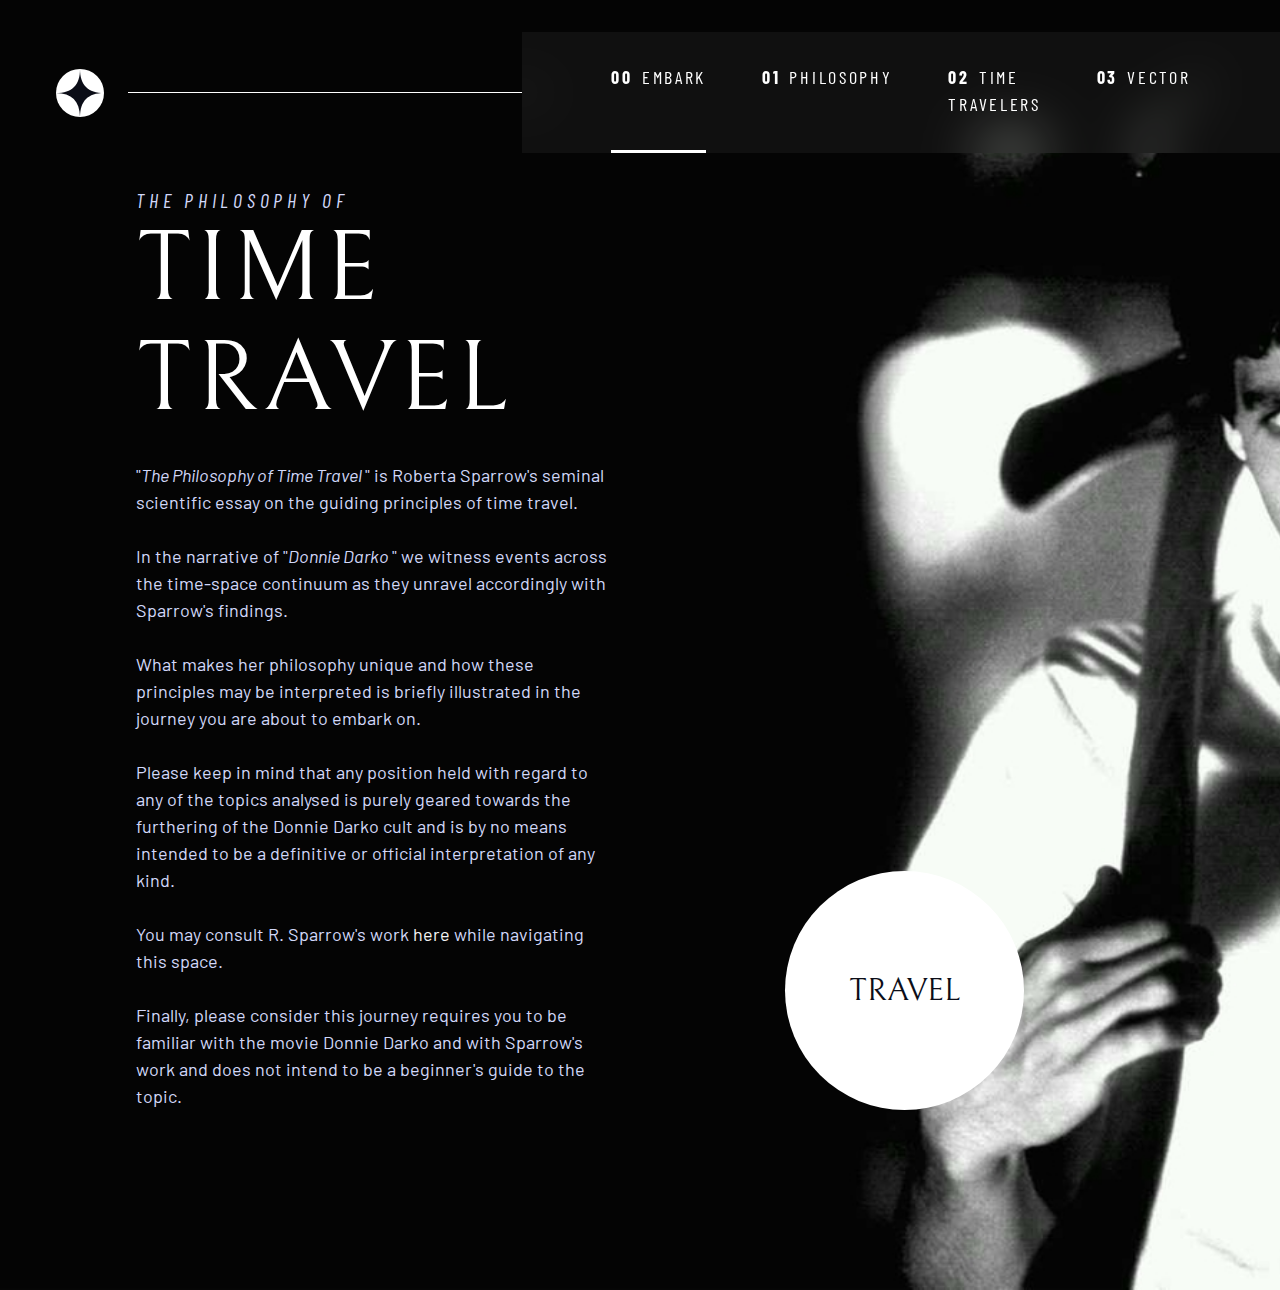
<file: index.html>
<!DOCTYPE html>
<html lang="en">

<head>
  <meta charset="UTF-8">
  <meta name="viewport" content="width=device-width, initial-scale=1.0">

  <link rel="stylesheet" href="css/style_min.css">

  <link rel="preconnect" href="https://fonts.googleapis.com">
  <link rel="preconnect" href="https://fonts.gstatic.com" crossorigin>
  <link
    href="https://fonts.googleapis.com/css2?family=Barlow+Condensed:wght@400;700&family=Bellefair&family=Barlow:wght@400;700&display=swap"
    rel="stylesheet">

  <link rel="icon" type="image/png" sizes="32x32" href="favicon-32x32.png">

  <title>Donnie Darko | Time Travel</title>
</head>

<body class="home">
  <a class="skip-to-content" href="#main">Skip to content</a>
  <header class="primary-header flex">
    <div>
      <img src="img/shared/logo.svg" alt="space tourism logo" class="logo">
    </div>
    <button class="mobile-nav-toggle" aria-controls="primary-navigation"><span class="sr-only"
        aria-expanded="false">Menu</span></button>
    <nav>
      <ul id="primary-navigation" data-visible="false" class="primary-navigation underline-indicators flex">
        <li class="active"><a class="ff-sans-cond uppercase text-white letter-spacing-2" href="index.html"><span
              aria-hidden="true">00</span>Embark</a>
        </li>
        <li><a class="ff-sans-cond uppercase text-white letter-spacing-2" href="pages/destination.html"><span
              aria-hidden="true">01</span>Philosophy</a>
        </li>
        <li><a class="ff-sans-cond uppercase text-white letter-spacing-2" href="pages/crew.html"><span
              aria-hidden="true">02</span>Time Travelers</a>
        </li>
        <li><a class="ff-sans-cond uppercase text-white letter-spacing-2" href="pages/technology.html"><span
              aria-hidden="true">03</span>Vector</a>
        </li>
      </ul>
    </nav>
  </header>

  <main id="main" class="grid-container grid-container--home">
    <div>
      <h1 class="text-accent fs-500 ff-sans-cond uppercase letter-spacing-1"><i>The Philosophy of</i>
        <span class="d-block fs-800 ff-serif text-white">Time Travel</span>
      </h1><br>
      <p>"<i>The Philosophy of Time Travel </i>" is Roberta Sparrow's seminal scientific essay on the guiding principles of time
        travel.<br><br>In the narrative of "<i>Donnie Darko </i>" we witness events across the time-space continuum as they
        unravel accordingly with Sparrow's findings.<br><br>What makes her philosophy unique and how
        these principles may be interpreted is briefly illustrated in the journey you are about to embark on.<br><br>
        Please keep in mind that any position held with regard to any of the topics analysed is purely geared towards the furthering of the Donnie Darko cult and 
        is by no means intended to be a definitive or official interpretation of any kind.<br><br>
        You may consult R. Sparrow's work <a id="wiki" target="_blank" rel="noopener noreferrer" href="http://www.donniedarko.org.uk/philosphy-of-time-travel/"> here</a> while navigating this space.
        <br><br>Finally, please consider this journey requires you to be familiar with the movie Donnie Darko and with Sparrow's work and does not intend
        to be a beginner's guide to the topic.
      </p>
    </div>
    <div>
      <a href="pages/destination.html" class="large-button uppercase ff-serif text-dark bg-white">Travel</a>
    </div>
  </main>


  <script src="js/script.js"></script>

</body>

</html>
</file>
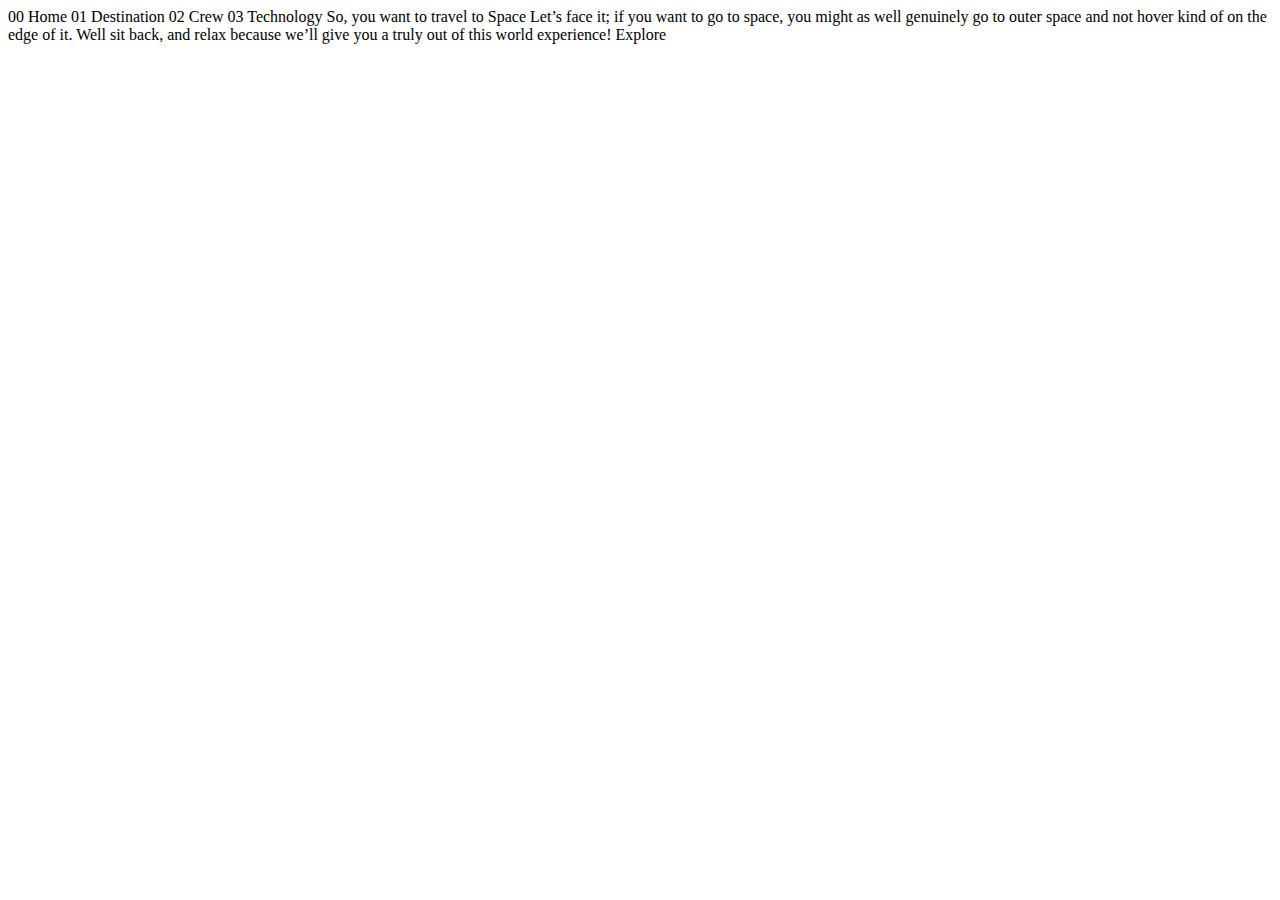
<file: starter-code/index.html>
<!DOCTYPE html>
<html lang="en">
<head>
  <meta charset="UTF-8">
  <meta name="viewport" content="width=device-width, initial-scale=1.0">

  <link rel="icon" type="image/png" sizes="32x32" href="./assets/favicon-32x32.png">
  
  <title>Frontend Mentor | Space tourism website</title>
</head>
<body>

  00 Home
  01 Destination
  02 Crew
  03 Technology

  So, you want to travel to
  Space
  Let’s face it; if you want to go to space, you might as well genuinely go to 
  outer space and not hover kind of on the edge of it. Well sit back, and relax 
  because we’ll give you a truly out of this world experience!

  Explore

</body>
</html>
</file>
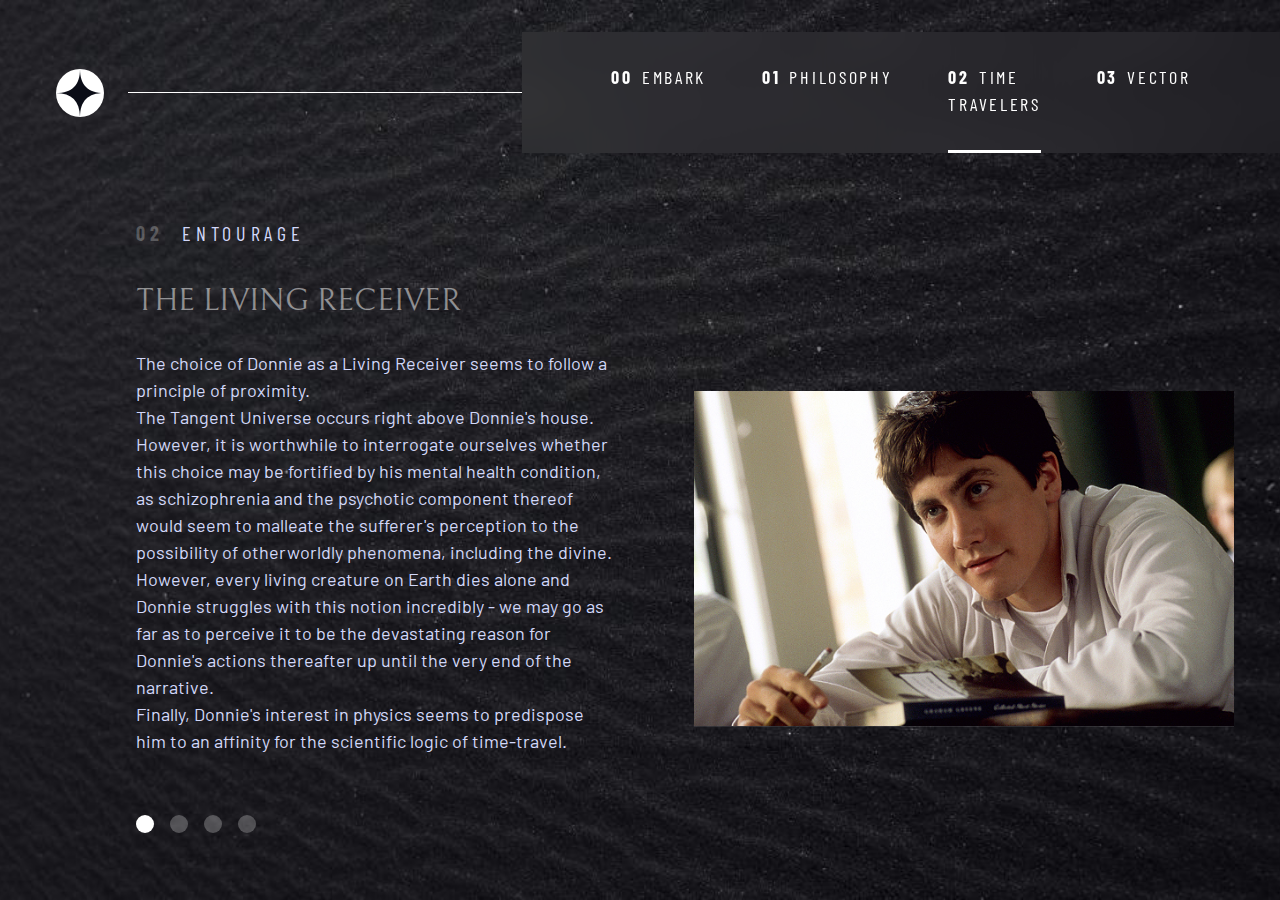
<file: pages/crew.html>
<!DOCTYPE html>
<html lang="en">

<head>
  <meta charset="UTF-8">
  <meta name="viewport" content="width=device-width, initial-scale=1.0">

  <link rel="stylesheet" href="../css/style_min.css">

  <link rel="preconnect" href="https://fonts.googleapis.com">
  <link rel="preconnect" href="https://fonts.gstatic.com" crossorigin>
  <link
    href="https://fonts.googleapis.com/css2?family=Barlow+Condensed:wght@400;700&family=Bellefair&family=Barlow:wght@400;700&display=swap"
    rel="stylesheet">

  <link rel="icon" type="image/png" sizes="32x32" href="../favicon-32x32.png">

  <title>Donnie Darko | Time Travel</title>
</head>

<body class="crew">
  <a class="skip-to-content" href="#main">Skip to content</a>
  <header class="primary-header flex">
    <div>
      <img src="../img/shared/logo.svg" alt="space tourism logo" class="logo">
    </div>
    <button class="mobile-nav-toggle" aria-controls="primary-navigation"><span class="sr-only"
        aria-expanded="false">Menu</span></button>
    <nav>
      <ul id="primary-navigation" data-visible="false" class="primary-navigation underline-indicators flex">
        <li><a class="ff-sans-cond uppercase text-white letter-spacing-2" href="../index.html"><span
              aria-hidden="true">00</span>Embark</a>
        <li><a class="ff-sans-cond uppercase text-white letter-spacing-2" href="destination.html"><span
              aria-hidden="true">01</span>Philosophy</a>
        <li class="active"><a class="ff-sans-cond uppercase text-white letter-spacing-2" href="crew.html"><span
              aria-hidden="true">02</span>Time Travelers</a>
        <li><a class="ff-sans-cond uppercase text-white letter-spacing-2" href="technology.html"><span
              aria-hidden="true">03</span>Vector</a>
      </ul>
    </nav>
  </header>

  <main id="main" class="grid-container grid-container--crew flow">
    <h1 class="numbered-title"><span aria-hidden="true">02</span> Entourage </h1>

    <div class="dot-indicators flex" role="tablist" aria-label="crew member list">
      <button aria-selected="true" aria-controls="commander-tab" role="tab" data-image="commander-image"
        tabindex="0"><span class="sr-only">The Living Receiver</span></button>
      <button aria-selected="false" aria-controls="mission-tab" role="tab" data-image="mission-image"
        tabindex="-1"><span class="sr-only">The Manipulated Living</span></button>
      <button aria-selected="false" aria-controls="pilot-tab" role="tab" data-image="pilot-image" tabindex="-1"><span
          class="sr-only">The Manipulated Dead</span></button>
      <button aria-selected="false" aria-controls="crew-tab" role="tab" data-image="crew-image" tabindex="-1"><span
          class="sr-only">Roberta Sparrow</span></button>
    </div>

    <!-- LIVING RECEIVER -->

    <article class="crew-details flow" id="commander-tab" role="tabpanel" tabindex="0">
      <header class="flow flow--space-small">
        <h2 class="fs-600 ff-serif uppercase">The Living Receiver</h2>
      </header>
      <p>The choice of Donnie as a Living Receiver seems to follow a principle of proximity.<br>
      The Tangent Universe occurs right above Donnie's house. However, it is worthwhile to interrogate ourselves
      whether this choice may be fortified by his mental health condition, as schizophrenia and the psychotic component
      thereof would seem to malleate the sufferer's perception to the possibility of otherworldly phenomena, including the divine.<br>
      However, every living creature on Earth dies alone and Donnie struggles with this notion incredibly - we may go as far as to
      perceive it to be the devastating reason for Donnie's actions thereafter up until the very end of the narrative.<br>
      Finally, Donnie's interest in physics seems to predispose him to an affinity for the scientific logic of time-travel.<br><br>
      
      </p>
    </article>

    <!-- MANIPULATED LIVING -->

    <article hidden class="crew-details flow" id="mission-tab" role="tabpanel" tabindex="0">
      <header class="flow flow--space-small">
        <h2 class="fs-600 ff-serif uppercase">The Manipulated Living</h2>
      </header>
      <p>Those around the Living Receiver partake in the Primary Universe's destiny by aiding the Living Receiver
        in its quest throughout the Tangent Universe by any means necessary.<br>They are referred to as the Manipulated Living
        because their actions echo what is inferred to be a divine destiny. <br>Albeit divine in nature (the references to God's channel are
        unequivocal), it should be remembered at all times that one may fulfil one's destiny by travelling along God's channel.
        Donnie chooses to die in the end, without there being any logical requirement for it in the logic of the Tangent Universe.
        The Manipulated Living constitute the community built around martyrdom and perhaps - at least to an extent - 
        indirect proof that there may only be one travelling along God's channel at a time.
      </p>
    </article>

    <!-- MANIPULATED DEAD -->

    <article hidden class="crew-details flow" id="pilot-tab" role="tabpanel" tabindex="0">
      <header class="flow flow--space-small">
        <h2 class="fs-600 ff-serif uppercase">The Manipulated Dead</h2>
      </header>
      <p>To become a Manipulated Dead entity, one must be connected to the Living Receiver and
die in the Primary Universe.<br>The Manipulated Dead exist exclusively in the Tangent Universe.<br>
Their purpose in the context of a Tangen Universe is the same as for the Manipulated Living, i.e. to 
aid the Living Receiver in restoring the Primary Universe by returning the Artifact.<br>The Manipulated Dead,
however, are temporarily blessed with supernatural powers, most notably that of time travel. More generally,
the Manipulated Dead seem to interact with the fabric of space-time in a fluid manner, as becomes apparent in 
Donnie's dialogue with Frank in front of the mirror.
      </p>
    </article>

    <!-- ROBERTA SPARROW -->

    <article hidden class="crew-details flow" id="crew-tab" role="tabpanel" tabindex="0">
      <header class="flow flow--space-small">
        <h2 class="fs-600 ff-serif uppercase">Roberta Sparrow</h2>
      </header>
      <p>Roberta Sparrow is a mistifying presence which is of paramount importance to the unravelling of events in the narrative.<br>
      It is almost entirely certain that Sparrow was herself a Living Receiver who penned the Philosophy of Time Travel as a means of
      ensuring the methodology to prevent the collapse of the Primary Universe for future Living Receivers.<br>
      Along God's channel, we may classify Sparrow as a Prophet.<br>
      To our knowledge, Sparrow's work is the only effort made by a human being to prevent the demise of the Primary Universe
      by way of a scientific contribution which may effectively guide future Receivers in their quest.<br>
      If the Living Receiver shapes their destiny through God's volition to return the Artifact and restore order along God's channel,
      Sparrow's scientific essay is the essential guide for travelling along God's channel.<br>
      By that virtue, the Prophet Sparrow may be individualized as the one who interprets God's volition to the benefit of the preservation
      of His creation; the will of Donnie as Living Receiver may therefore be characterized as an extension of God's will as interpreted by
      Roberta Sparrow.<br>
      Sparrow's interpretation must be correct and reflective of God's will, since following its canon leads Donnie to restoring the Primary Universe.<br>
      Her findings may be described as the first amalgamation of scientific and biblical Truth, the point at which faith and doubt entwine.
      </p>
    </article>

    <picture id="commander-image">
      <source srcset="../img/crew/living-receiver.jpg" type="image/webp">
      <img src="../img/crew/living-receiver.jpg" alt="Donnie Darko">
    </picture>
    <picture hidden id="mission-image">
      <source srcset="../img/crew/the-manipulated-living3.jpg" type="image/webp">
      <img src="../img/crew/the-manipulated-living3.jpg" alt="The Manipulated Living">
    </picture>
    <picture hidden id="pilot-image">
      <source srcset="../img/crew/the-manipulated-dead2.jpg" type="image/webp">
      <img src="../img/crew/the-manipulated-dead2.jpg" alt="The Manipulated Dead">
    </picture>
    <picture hidden id="crew-image">
      <source srcset="../img/crew/roberta-sparrow2.jpg" type="image/webp">
      <img src="../img/crew/roberta-sparrow2.jpg" alt="Roberta Sparrow">
    </picture>

  </main>

  <script src="../js/script.js"></script>
</body>

</html>
</file>
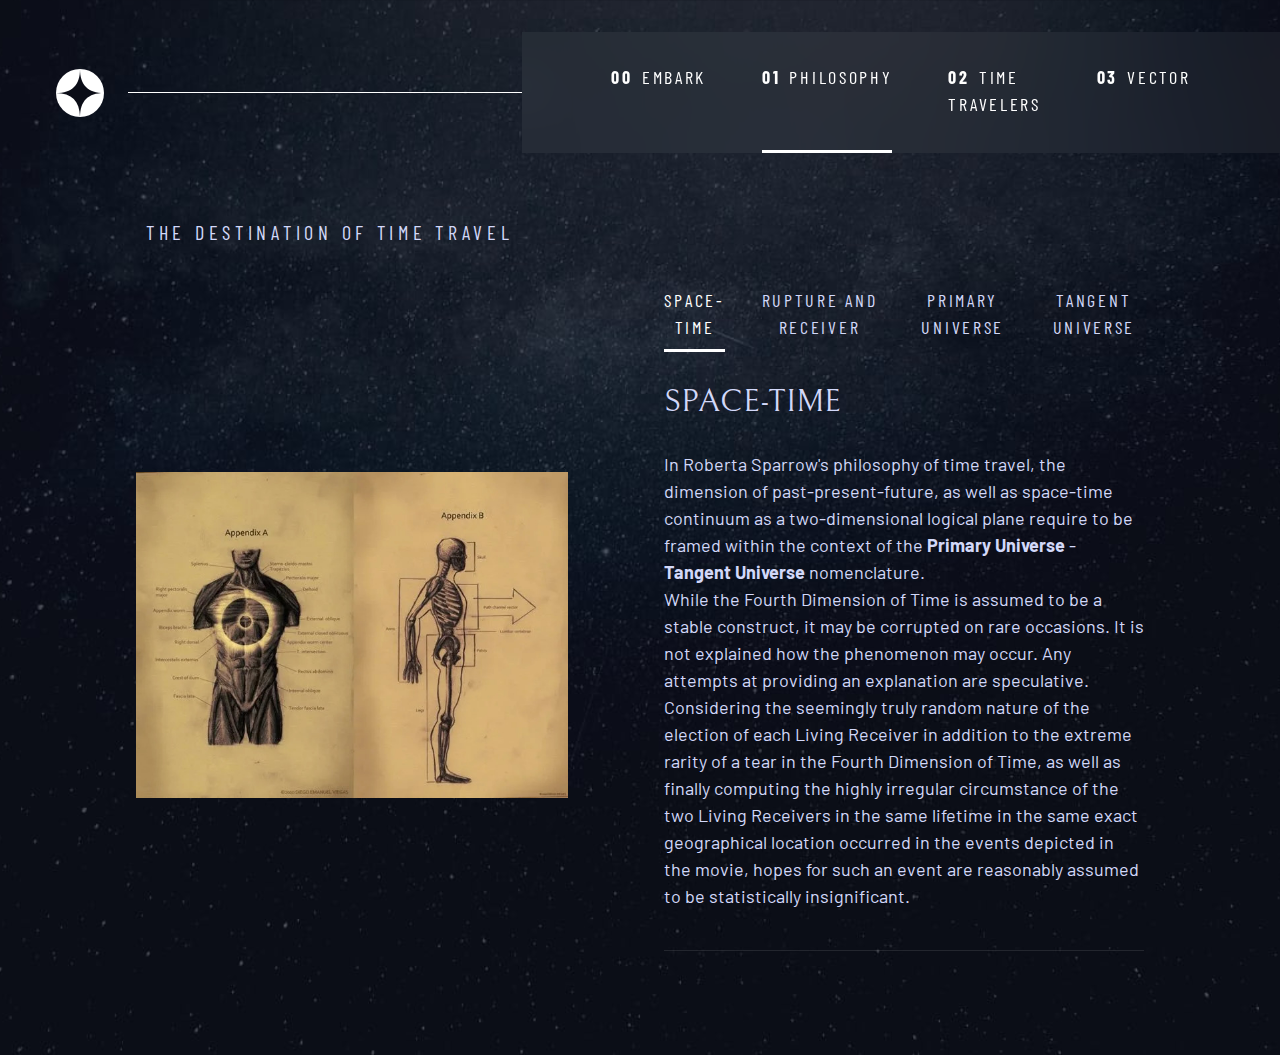
<file: pages/destination.html>
<!DOCTYPE html>
<html lang="en">

<head>
  <meta charset="UTF-8">
  <meta name="viewport" content="width=device-width, initial-scale=1.0">

  <link rel="stylesheet" href="../css/style_min.css">
  <link rel="preconnect" href="https://fonts.googleapis.com">
  <link rel="preconnect" href="https://fonts.gstatic.com" crossorigin>
  <link
    href="https://fonts.googleapis.com/css2?family=Barlow+Condensed:wght@400;700&family=Bellefair&family=Barlow:wght@400;700&display=swap"
    rel="stylesheet">

  <link rel="icon" type="image/png" sizes="32x32" href="../favicon-32x32.png">

  <title>Donnie Darko | Time Travel</title>
</head>

<body class="destination">
  <a class="skip-to-content" href="#main">Skip to content</a>
  <header class="primary-header flex">
    <div>
      <img src="../img/shared/logo.svg" alt="space tourism logo" class="logo">
    </div>
    <button class="mobile-nav-toggle" aria-controls="primary-navigation"><span class="sr-only"
        aria-expanded="false">Menu</span></button>
    <nav>
      <ul id="primary-navigation" data-visible="false" class="primary-navigation underline-indicators flex">
        <li><a class="ff-sans-cond uppercase text-white letter-spacing-2" href="../index.html"><span
              aria-hidden="true">00</span>Embark</a>
        </li>
        <li class="active"><a class="ff-sans-cond uppercase text-white letter-spacing-2" href="destination.html"><span
              aria-hidden="true">01</span>Philosophy</a>
        </li>
        <li><a class="ff-sans-cond uppercase text-white letter-spacing-2" href="crew.html"><span
              aria-hidden="true">02</span>Time Travelers</a>
        </li>
        <li><a class="ff-sans-cond uppercase text-white letter-spacing-2" href="technology.html"><span
              aria-hidden="true">03</span>Vector</a>
        </li>
      </ul>
    </nav>
  </header>



  <main id="main" class="grid-container grid-container--destination flow">

    <h1 class="numbered-title"><span aria-hidden="true"></span> The destination of Time Travel</h1>

    <picture id="moon-image">
      <source srcset="../img/destination/time-travel-basics.jpg" type="image/webp">
      <img src="../img/destination/time-travel-basics.jpg" alt="time travel basics">
    </picture>
    <picture hidden id="time-rupture">
      <source srcset="../img/destination/time-rupture.jpg" type="image/webp">
      <img src="../img/destination/time-rupture.jpg" alt="time rupture">
    </picture>
    <picture hidden id="mars-image">
      <source srcset="../img/destination/primary-universe.jpg" type="image/webp">
      <img src="../img/destination/primary-universe.jpg" alt="the primary universe">
    </picture>
    <picture hidden id="europa-image">
      <source srcset="../img/destination/tangent-universe.jpg" type="image/webp">
      <img src="../img/destination/tangent-universe.jpg" alt="the tangent universe">
    </picture>


    <div class="tab-list underline-indicators flex" role="tablist" aria-label="destination list">
      <button aria-selected="true" role="tab" aria-controls="moon-tab"
        class="uppercase ff-sans-cond text-accent letter-spacing-2" tabindex="0"
        data-image="moon-image">Space-Time</button>
      <button aria-selected="false" role="tab" aria-controls="moon-tab-two"
        class="uppercase ff-sans-cond text-accent letter-spacing-2" tabindex="-1" data-image="time-rupture">Rupture and
        Receiver</button>
      <button aria-selected="false" role="tab" aria-controls="mars-tab"
        class="uppercase ff-sans-cond text-accent letter-spacing-2" tabindex="-1" data-image="mars-image">Primary
        Universe</button>
      <button aria-selected="false" role="tab" aria-controls="europa-tab"
        class="uppercase ff-sans-cond text-accent letter-spacing-2" tabindex="-1" data-image="europa-image">Tangent
        Universe</button>

    </div>

    <!-- BASICS -->

    <article class="destination-info flow" id="moon-tab" tabindex="0" role="tabpanel">
      <h2 class=" fs-600 uppercase ff-serif">Space-Time</h2>

      <p>In Roberta Sparrow's philosophy of time travel, the dimension of past-present-future, as well
        as space-time continuum as a two-dimensional logical plane require to be framed within the context of the
        <b>Primary Universe</b> - <b>Tangent Universe</b> nomenclature.<br>
        While the Fourth Dimension of Time is assumed to be a stable construct, it may be corrupted on rare occasions.
        It is not explained how the phenomenon may occur.
        Any attempts at providing an explanation are speculative.<br>
        Considering the seemingly truly random nature of the election of each Living Receiver in addition to the extreme
        rarity of a tear in the Fourth Dimension of Time, as well as finally computing the highly irregular circumstance
        of the
        two Living Receivers in the same lifetime in the same exact geographical location occurred in the events
        depicted in the movie, hopes for such an
        event are reasonably assumed to be statistically insignificant.
      </p>
      <div class="destination-meta flex">
        <!--         <div>
          <h3 class="text-accent fs-200 uppercase">Avg. distance</h3>
          <p class="ff-serif uppercase">384,400 km</p>
        </div>
        <div>
          <h3 class="text-accent fs-200 uppercase">Est. travel time</h3>
          <p class="ff-serif uppercase">3 days</p>
        </div> -->
      </div>
    </article>

    <article hidden class="destination-info flow" id="moon-tab-two" tabindex="-1" role="tabpanel">
      <h2 class=" fs-600 uppercase ff-serif">Rupture and Receiver</h2>
      <p>
        The corruption of the fabric of time seems to be explicable solely as a natural phenomen associated with the
        construct of time itself.
        <br> For reasons which become obvious when investigating the background of the author's research, it is
        impossible to replicate findings empirically
        to provide a research corpus on the matter, unless each Living Receiver were to replicate Sparrow's research
        effort.<br>
        From the events narrated in the movie, we know the potential for such an occurrence has been severely diminished
        by Donnie's passing.<br>
        At the present point in time, a continued research effort along the path traced by Sparrow can only be
        envisioned provided
        the next Living Receiver comes into possession of Sparrow's essay.<br>
      </p>
    </article>


    <!-- http://18.storycharts.appspot.com/chart/5872285445521408/Donnie_Darko_ -->


    <!-- PRIMARY UNIVERSE -->

    <article hidden class="destination-info flow" id="mars-tab" tabindex="0" role="tabpanel">
      <h2 class="fs-600 uppercase ff-serif">Primary Universe</h2>

      <p>The Primary Universe is the dimension in which we exist under ordinary conditions.<br>
        Sparrow herself characterizes our dimension as being "<i>fraught with great peril</i>".<br>
        However, being the Primary Universe the dimension in which we exist ordinarily, it is our mission to keep it
        intact.<br><br>
        In our primary dimension, we witness the linear nature of time and the ordinary nature of our capabilities.<br>
        The mysteries of the universe and of our environment are usually partially yet sufficiently explained to us by any means, while
        the unthinkable complexities remain concealed behind the scenes; God's plan, as we may term it.
      </p>

      <!-- insert graph representation here -->

    </article>

    <!-- TANGENT UNIVERSE -->

    <article hidden class="destination-info flow" id="europa-tab" tabindex="0" role="tabpanel">
      <h2 class="fs-600 uppercase ff-serif">Tangent Universe</h2>

      <p>A tangent universe is spawned following a rupture in the space-time fabric.</br>We are informed that the base
        state of the fabric of space-time is stability ("<i>The Fourth Dimension is a stable construct</i>.")<br>
        Hence, this is event is exceedingly rare, as it naturally leads to the collapse of the Primary Universe and
        the discontinuation of the Fourth Dimension.<br><br>
        Why a rupture occurs is the equivalent of asking the question of evil and the existence of a benevolent God.<br>
        Tentatively, we may merely observe that the universe must have both an ideal dimension, a design, and a material, organic plane.<br>
        Organic material breaks by sheer consumption throughout time or by chance following the construction of the design itself.<br>
        The question of God's nature is more easily answered if we inquire upon the fallible or infallible nature of God.<br>
        Interestingly, the element chosen for the osmosis between Primary and Tangent Universe is water, which would appear naturally insusceptible
        to being consumed by time or use.<br>
        In a way, the idea of a God who tests mankind and its faith resurfaces; perhaps the rupture of the Primary Universe is a routinely
        trial to demand man's effort in furthering his own destiny.
      </p>

      <!-- insert graph representation here -->

    </article>



  </main>

  <script src="../js/script.js"></script>

</body>

</html>
</file>
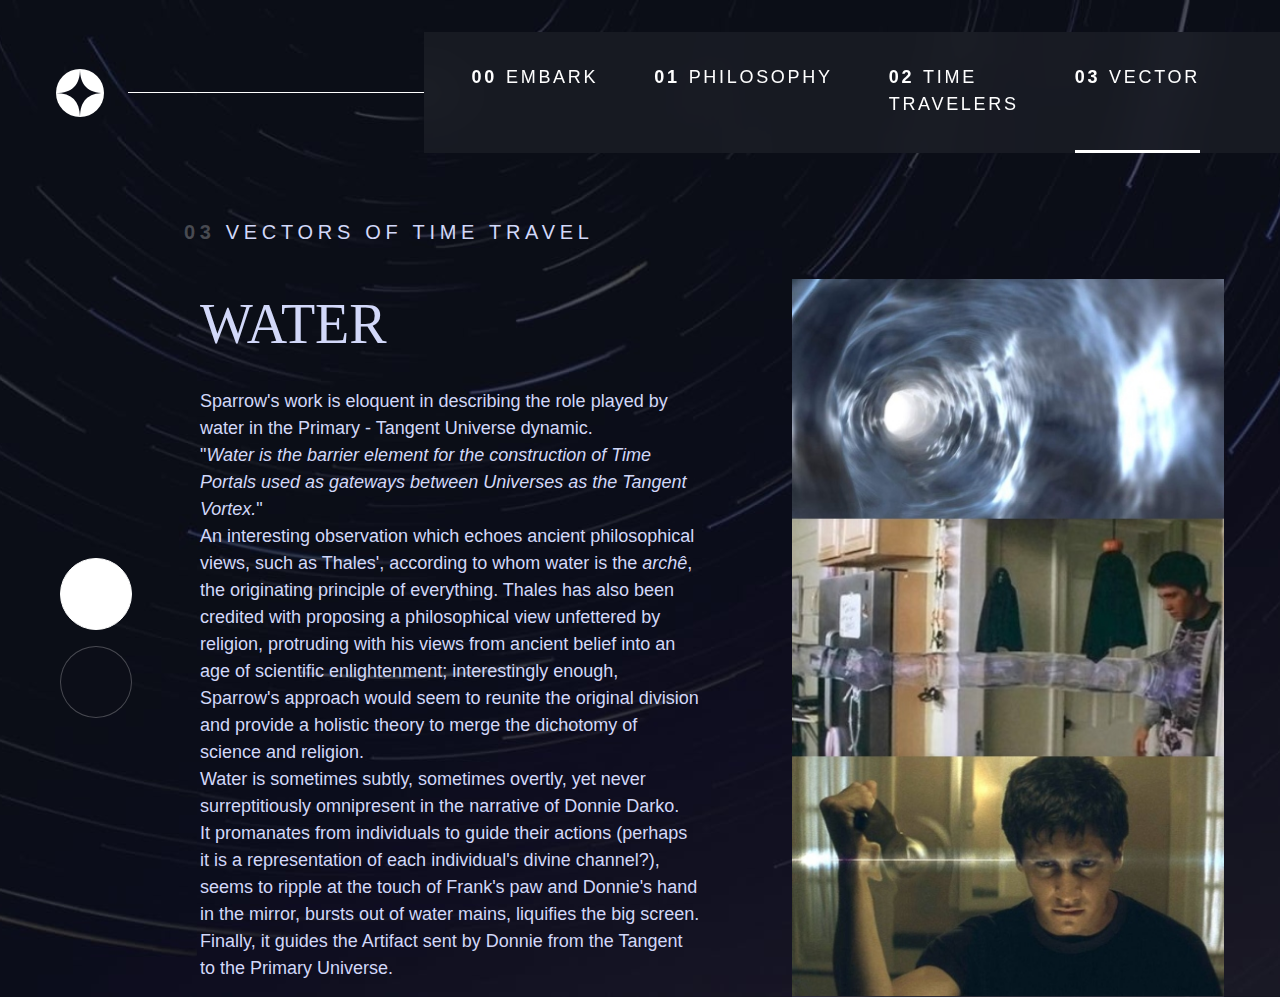
<file: pages/technology.html>
<!DOCTYPE html>
<html lang="en">

<head>
  <meta charset="UTF-8">
  <meta name="viewport" content="width=device-width, initial-scale=1.0">

  <link rel="stylesheet" href="../css/style_min.css">

  <link rel="icon" type="image/png" sizes="32x32" href="./assets/favicon-32x32.png">

  <title>Donnie Darko | Time Travel</title>
</head>

<body class="technology">

  <a class="skip-to-content" href="#main">Skip to content</a>
  <header class="primary-header flex">
    <div>
      <img src="../img/shared/logo.svg" alt="space tourism logo" class="logo">
    </div>
    <button class="mobile-nav-toggle" aria-controls="primary-navigation"><span class="sr-only"
        aria-expanded="false">Menu</span></button>
    <nav>
      <ul id="primary-navigation" data-visible="false"
        class="primary-navigation primary-navigation--technology underline-indicators flex">
        <li><a class="ff-sans-cond uppercase text-white letter-spacing-2" href="../index.html"><span
              aria-hidden="true">00</span>Embark</a>
        <li><a class="ff-sans-cond uppercase text-white letter-spacing-2" href="destination.html"><span
              aria-hidden="true">01</span>Philosophy</a>
        <li><a class="ff-sans-cond uppercase text-white letter-spacing-2" href="crew.html"><span
              aria-hidden="true">02</span>Time Travelers</a>
        <li class="active"><a class="ff-sans-cond uppercase text-white letter-spacing-2" href="technology.html"><span
              aria-hidden="true">03</span>Vector</a>
      </ul>
    </nav>
  </header>

  <main id="main" class="grid-container grid-container--technology flow">
    <h1 class="numbered-title"><span aria-hidden="true">03</span>Vectors of Time Travel</h1>

    <div class="number-indicators flex ff-serif fs-500" role="tablist" aria-label="crew member list">
      <button aria-selected="true" aria-controls="launch-tab" role="tab" data-image="launch-image"
        tabindex="0"></button>
      <button aria-selected="false" aria-controls="spaceport-tab" role="tab" data-image="spaceport-image"
        tabindex="-1"></button>
    </div>

    <!-- WATER -->

    <article class="technology-details flow" id="launch-tab" role="tabpanel" tabindex="0">
      <header class="flow flow--space-small">
        <p class="fs-700 uppercase ff-serif">Water</p>
      </header>
      <p>Sparrow's work is eloquent in describing the role played by water in the Primary - Tangent Universe dynamic.<br>
    "<i>Water is the barrier element for the construction of Time Portals used as gateways between Universes as the Tangent
    Vortex.</i>"<br>
    An interesting observation which echoes ancient philosophical views, such as Thales', according to whom
    water is the <i>archê</i>, the originating principle of everything. Thales has also been credited with proposing
    a philosophical view unfettered by religion, protruding with his views from ancient belief into an age of scientific
    enlightenment; interestingly enough, Sparrow's approach would seem to reunite the original division and provide a holistic
    theory to merge the dichotomy of science and religion.<br>
    Water is sometimes subtly, sometimes overtly, yet never surreptitiously omnipresent in the narrative of Donnie Darko.<br>
    It promanates from individuals to guide their actions (perhaps it is a representation of each individual's divine channel?),
    seems to ripple at the touch of Frank's paw and Donnie's hand in the mirror, bursts out of water mains, liquifies the big screen.<br>
    Finally, it guides the Artifact sent by Donnie from the Tangent to the Primary Universe.
    </p>
    </article>

    <!-- ARTIFACT -->

    <article hidden class="technology-details flow" id="spaceport-tab" role="tabpanel" tabindex="0">
      <header class="flow flow--space-small">
        <p class="fs-700 uppercase ff-serif">Artifact</p>
      </header>
      <p>Metal is the constructional element for the shaping of an Artifact.<br>
      The encapsulation of the vessel is made by virtue of metal. It would be interesting to know whether this held in times past as well,
      as it would seem to prevent the occurrence of travel between the two Universes before metals were found and engineered for human travel.
      <br>At the same time, it may stand to reason that a Living Receiver may have come into possession of metal even in ancient times by virtue
      of the support from a Manipulated Dead entity providing the Living Receiver with a metal vessel for time travel.<br>
      We must remember that the Manipulated Dead have supernatural powers.<br>However, the vessel is naturally destined for the Primary Universe, hence
      it would seem highly irregular that such an artifact may have occurred in the Primary Universe in times previous to the discovery of metal without
      arousing disbelief and being somehow recorded.<br>
      In Donnie Darko, the artifact plays a crucial role not only in relation to preventing the rise of a Tangent Universe, but also in relation to Donnie's death,
      one of the most misunderstood elements in the movie.<br>
      </p>
    </article>

  

    <picture id="launch-image">
      <source srcset="../img/technology/water-collage.jpg" media="(min-width: 45em)">
      <img src="../img/technology/water-collage.jpg" alt="Wormhole">
    </picture>
    <picture hidden id="spaceport-image">
      <source srcset="../img/technology/vector2.jpg" media="(min-width: 45em)">
      <img src="../img/technology/vector2.jpg" alt="Jet Engine">
    </picture>

  </main>

  <script src="../js/script.js"></script>

</body>

</html>
</file>
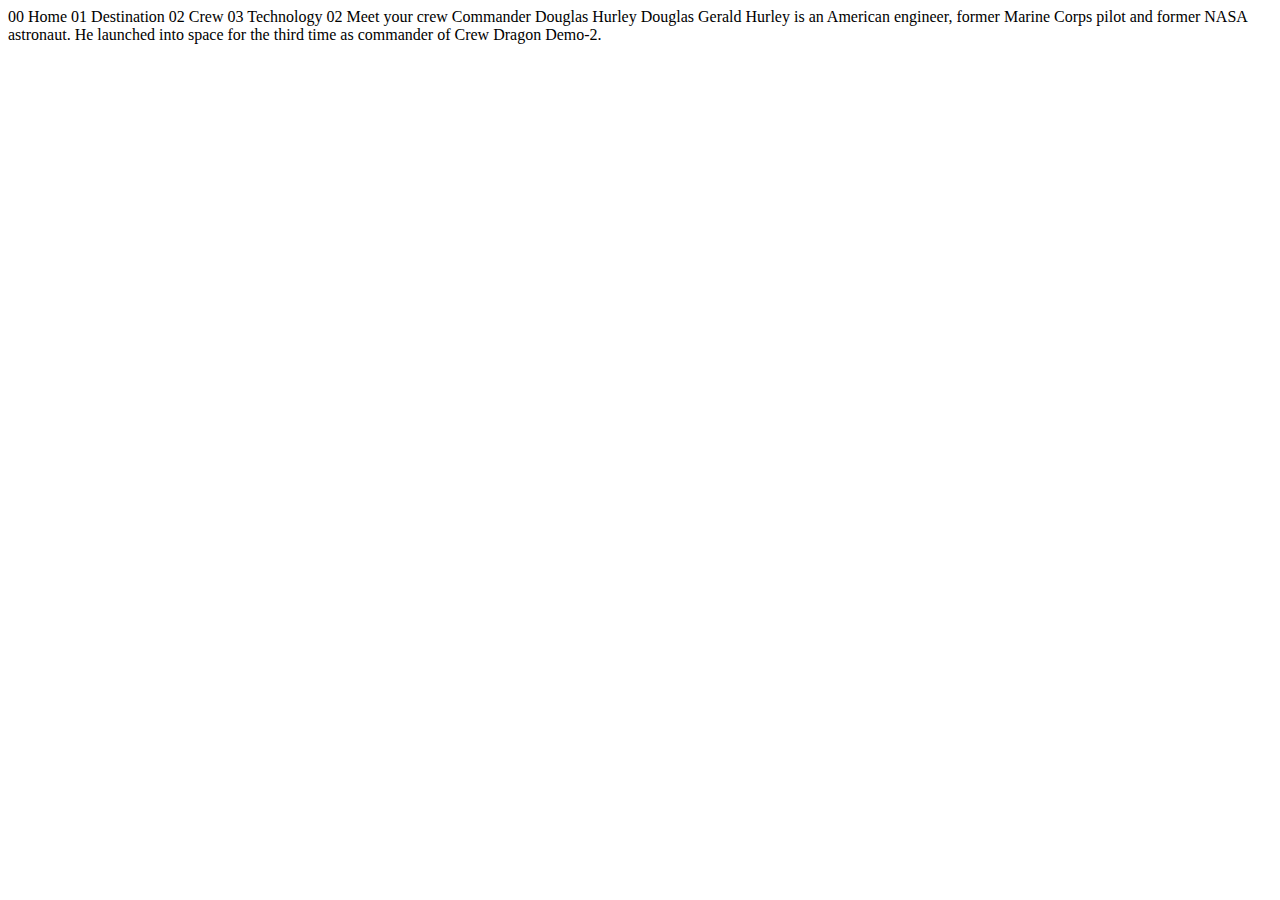
<file: starter-code/crew-commander.html>
<!DOCTYPE html>
<html lang="en">
<head>
  <meta charset="UTF-8">
  <meta name="viewport" content="width=device-width, initial-scale=1.0">

  <link rel="icon" type="image/png" sizes="32x32" href="./assets/favicon-32x32.png">
  
  <title>Frontend Mentor | Space tourism website</title>
</head>
<body>

  00 Home
  01 Destination
  02 Crew
  03 Technology

  02 Meet your crew

  Commander
  Douglas Hurley

  Douglas Gerald Hurley is an American engineer, former Marine Corps pilot 
  and former NASA astronaut. He launched into space for the third time as 
  commander of Crew Dragon Demo-2.
</body>
</html>
</file>
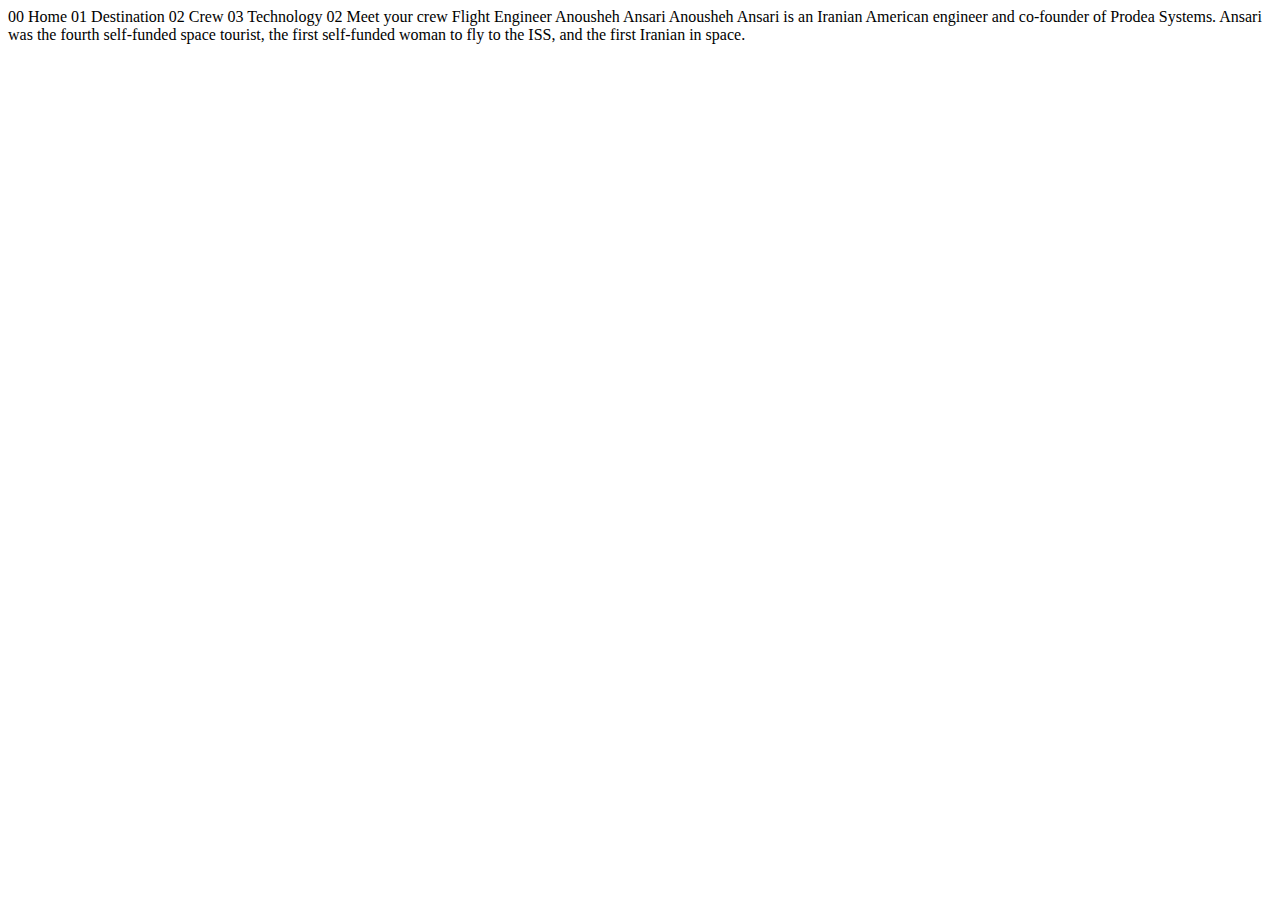
<file: starter-code/crew-engineer.html>
<!DOCTYPE html>
<html lang="en">
<head>
  <meta charset="UTF-8">
  <meta name="viewport" content="width=device-width, initial-scale=1.0">

  <link rel="icon" type="image/png" sizes="32x32" href="./assets/favicon-32x32.png">
  
  <title>Frontend Mentor | Space tourism website</title>
</head>
<body>

  00 Home
  01 Destination
  02 Crew
  03 Technology

  02 Meet your crew

  Flight Engineer
  Anousheh Ansari

  Anousheh Ansari is an Iranian American engineer and co-founder of Prodea Systems. 
  Ansari was the fourth self-funded space tourist, the first self-funded woman to 
  fly to the ISS, and the first Iranian in space. 
</body>
</html>
</file>
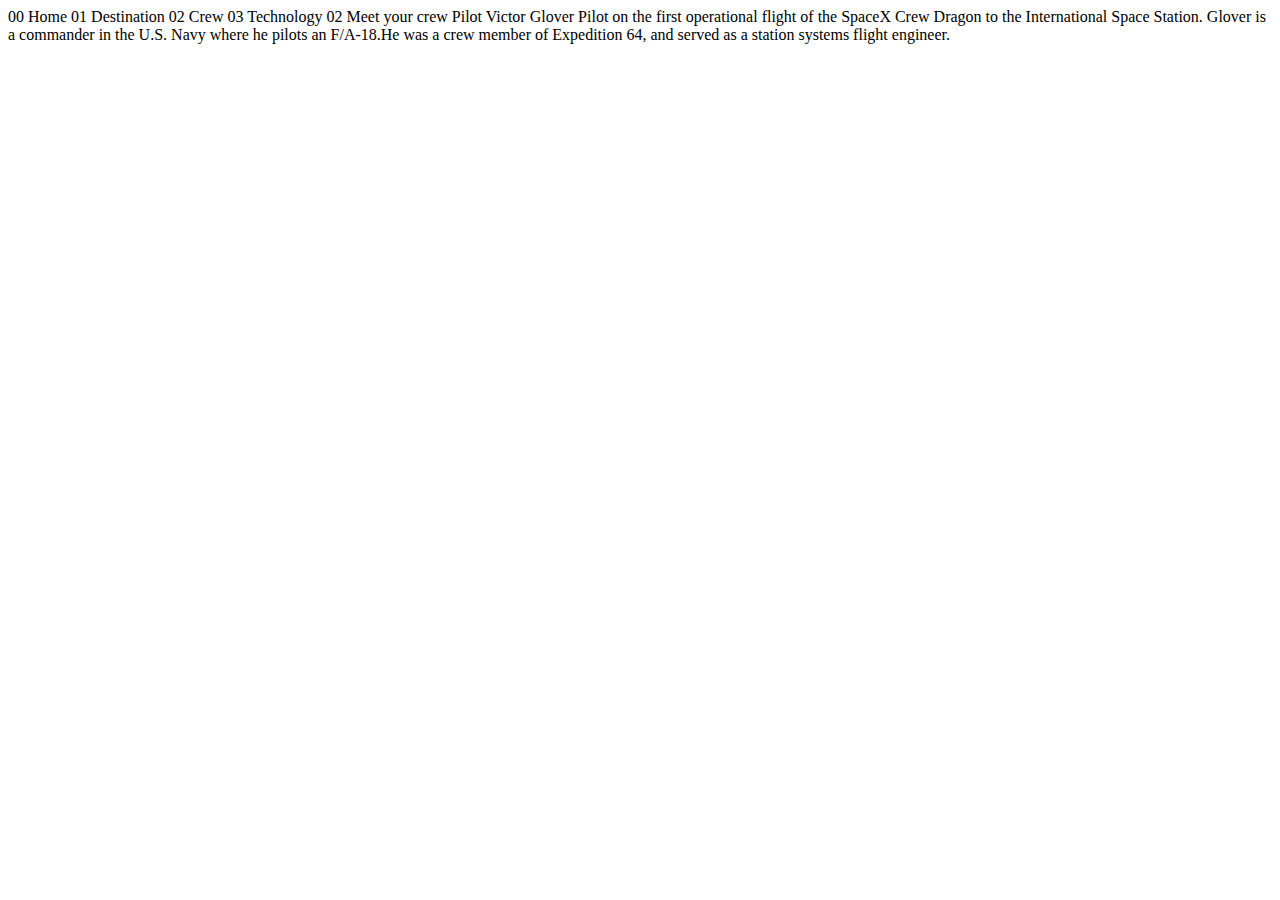
<file: starter-code/crew-pilot.html>
<!DOCTYPE html>
<html lang="en">
<head>
  <meta charset="UTF-8">
  <meta name="viewport" content="width=device-width, initial-scale=1.0">

  <link rel="icon" type="image/png" sizes="32x32" href="./assets/favicon-32x32.png">
  
  <title>Frontend Mentor | Space tourism website</title>
</head>
<body>

  00 Home
  01 Destination
  02 Crew
  03 Technology

  02 Meet your crew

  Pilot
  Victor Glover

  Pilot on the first operational flight of the SpaceX Crew Dragon to the 
  International Space Station. Glover is a commander in the U.S. Navy where 
  he pilots an F/A-18.He was a crew member of Expedition 64, and served as a 
  station systems flight engineer. 
</body>
</html>
</file>
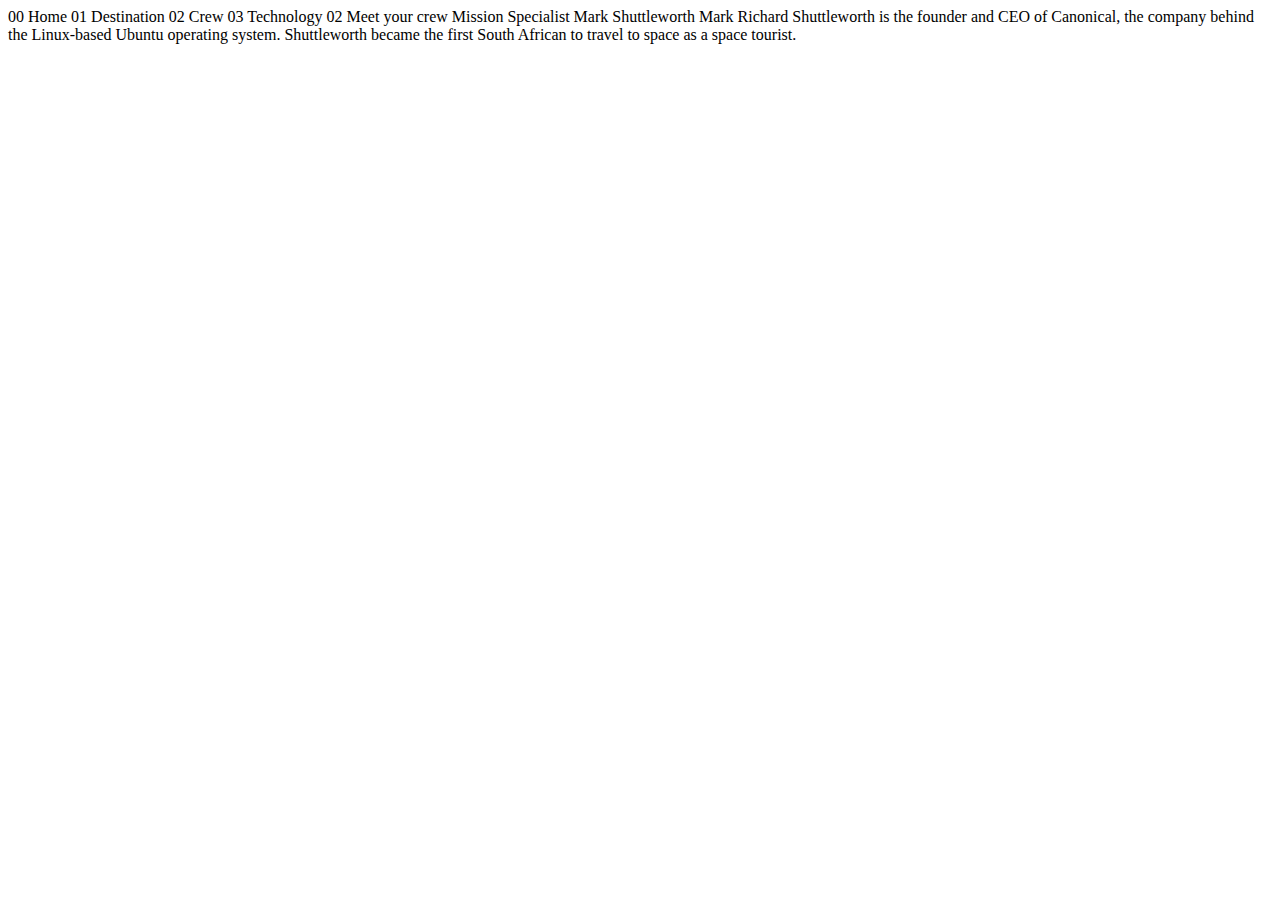
<file: starter-code/crew-specialist.html>
<!DOCTYPE html>
<html lang="en">
<head>
  <meta charset="UTF-8">
  <meta name="viewport" content="width=device-width, initial-scale=1.0">

  <link rel="icon" type="image/png" sizes="32x32" href="./assets/favicon-32x32.png">
  
  <title>Frontend Mentor | Space tourism website</title>
</head>
<body>

  00 Home
  01 Destination
  02 Crew
  03 Technology

  02 Meet your crew

  Mission Specialist
  Mark Shuttleworth

  Mark Richard Shuttleworth is the founder and CEO of Canonical, the company behind 
  the Linux-based Ubuntu operating system. Shuttleworth became the first South 
  African to travel to space as a space tourist.
</body>
</html>
</file>
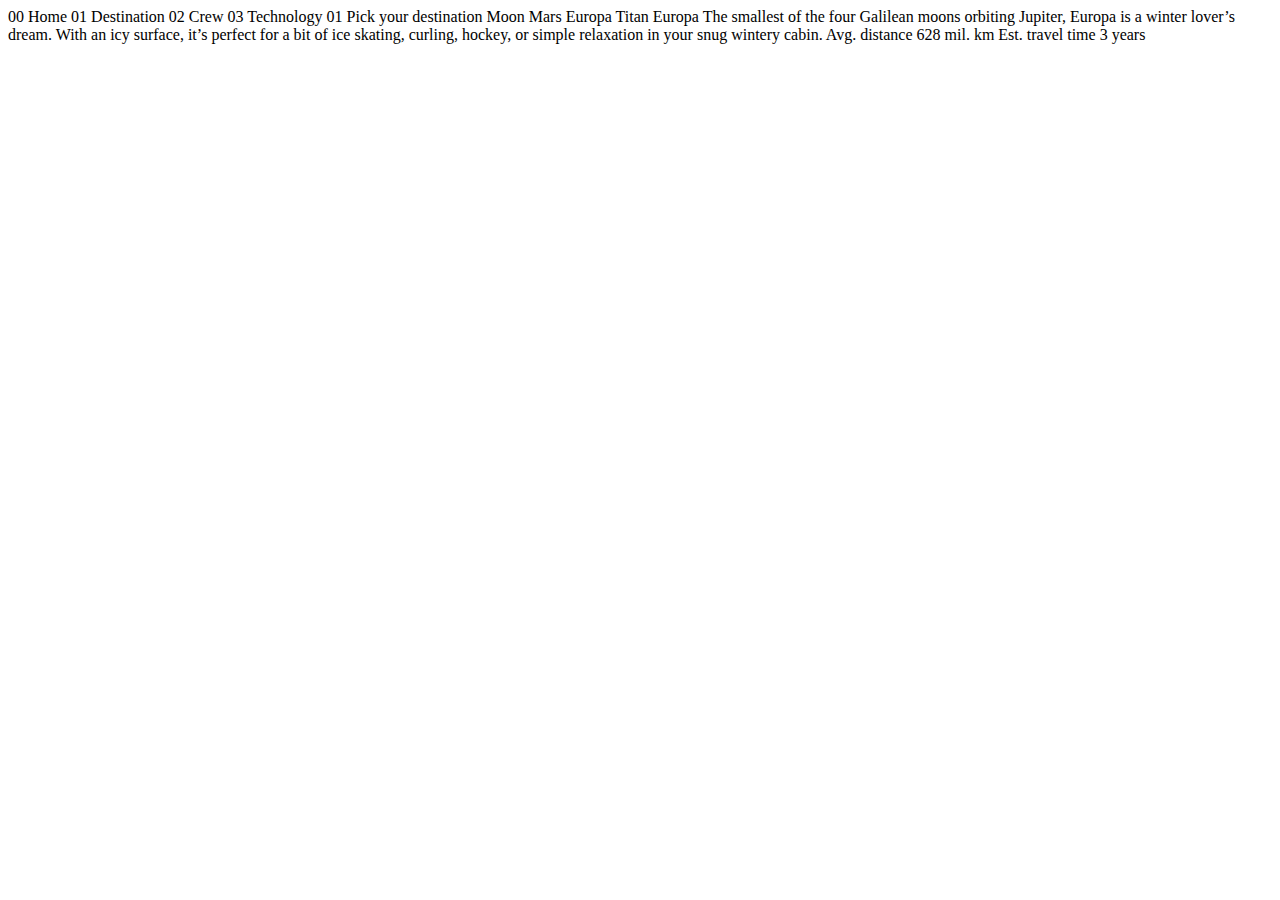
<file: starter-code/destination-europa.html>
<!DOCTYPE html>
<html lang="en">
<head>
  <meta charset="UTF-8">
  <meta name="viewport" content="width=device-width, initial-scale=1.0">

  <link rel="icon" type="image/png" sizes="32x32" href="./assets/favicon-32x32.png">
  
  <title>Frontend Mentor | Space tourism website</title>
</head>
<body>

  00 Home
  01 Destination
  02 Crew
  03 Technology

  01 Pick your destination

  Moon
  Mars
  Europa
  Titan

  Europa

  The smallest of the four Galilean moons orbiting Jupiter, Europa is a 
  winter lover’s dream. With an icy surface, it’s perfect for a bit of 
  ice skating, curling, hockey, or simple relaxation in your snug 
  wintery cabin.

  Avg. distance
  628 mil. km

  Est. travel time
  3 years
</body>
</html>
</file>
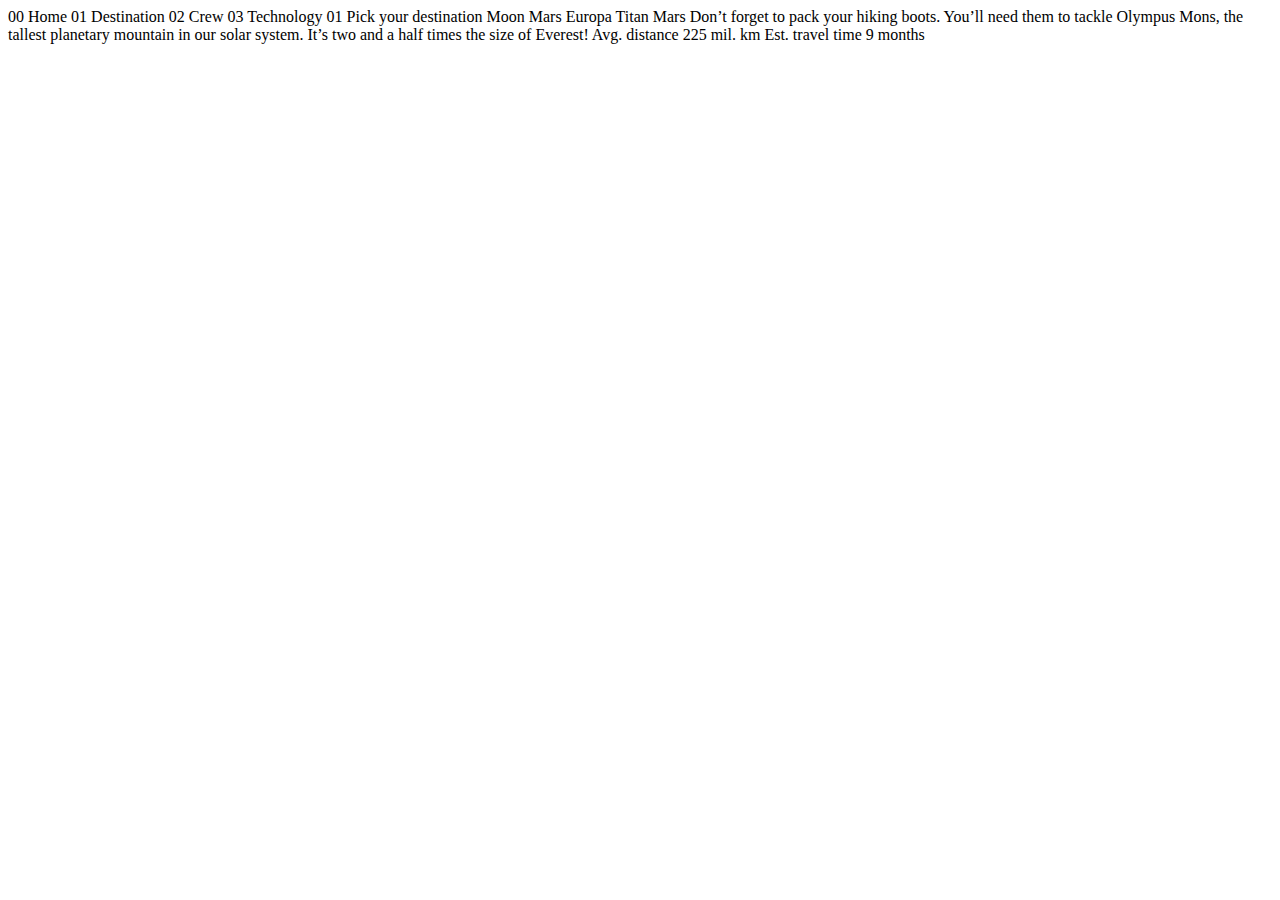
<file: starter-code/destination-mars.html>
<!DOCTYPE html>
<html lang="en">
<head>
  <meta charset="UTF-8">
  <meta name="viewport" content="width=device-width, initial-scale=1.0">

  <link rel="icon" type="image/png" sizes="32x32" href="./assets/favicon-32x32.png">
  
  <title>Frontend Mentor | Space tourism website</title>
</head>
<body>

  00 Home
  01 Destination
  02 Crew
  03 Technology

  01 Pick your destination

  Moon
  Mars
  Europa
  Titan

  Mars

  Don’t forget to pack your hiking boots. You’ll need them to tackle Olympus Mons, 
  the tallest planetary mountain in our solar system. It’s two and a half times 
  the size of Everest!

  Avg. distance
  225 mil. km

  Est. travel time
  9 months
</body>
</html>
</file>
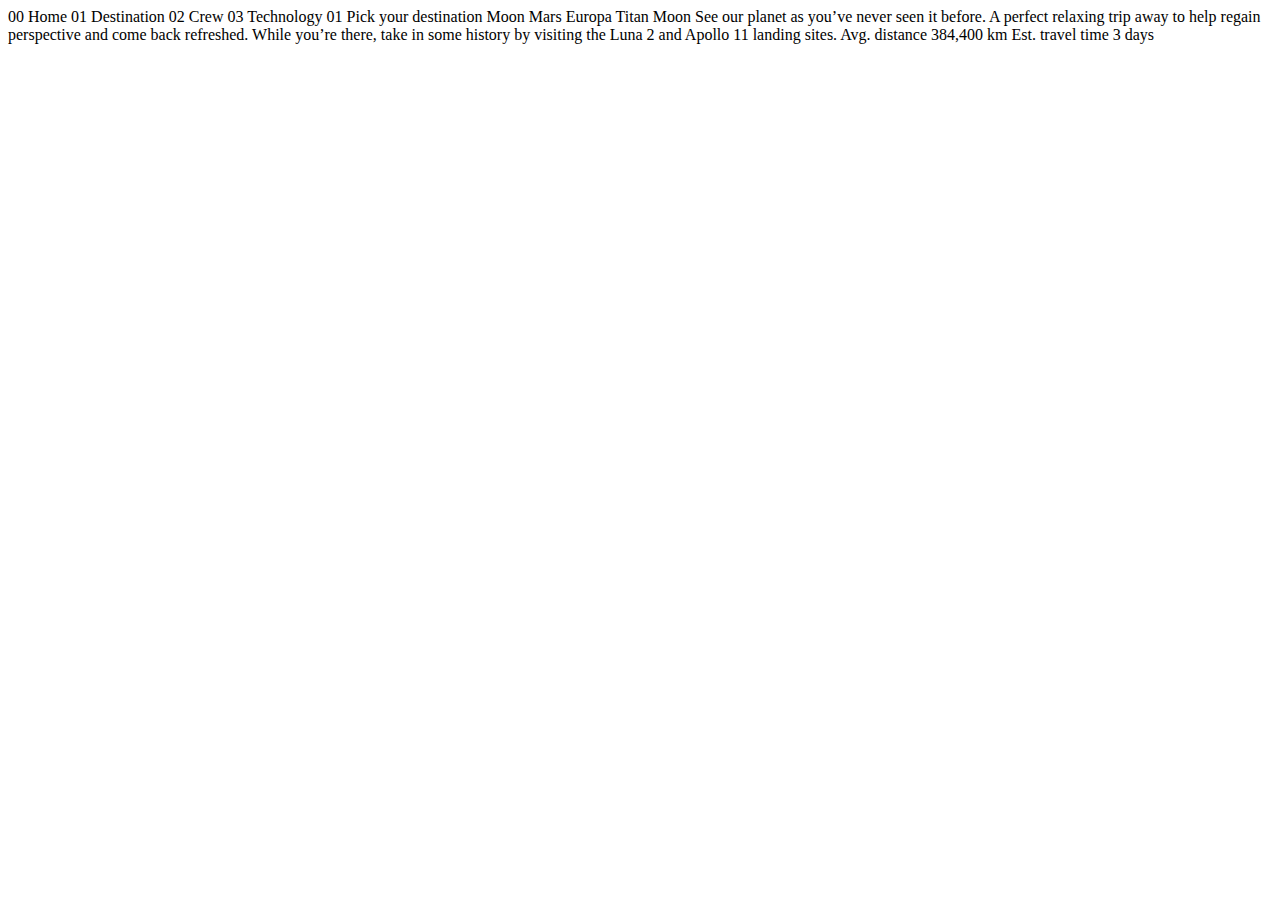
<file: starter-code/destination-moon.html>
<!DOCTYPE html>
<html lang="en">
<head>
  <meta charset="UTF-8">
  <meta name="viewport" content="width=device-width, initial-scale=1.0">

  <link rel="icon" type="image/png" sizes="32x32" href="./assets/favicon-32x32.png">
  
  <title>Frontend Mentor | Space tourism website</title>
</head>
<body>

  00 Home
  01 Destination
  02 Crew
  03 Technology

  01 Pick your destination

  Moon
  Mars
  Europa
  Titan

  Moon

  See our planet as you’ve never seen it before. A perfect relaxing trip away to help 
  regain perspective and come back refreshed. While you’re there, take in some history 
  by visiting the Luna 2 and Apollo 11 landing sites.

  Avg. distance
  384,400 km

  Est. travel time
  3 days
</body>
</html>
</file>
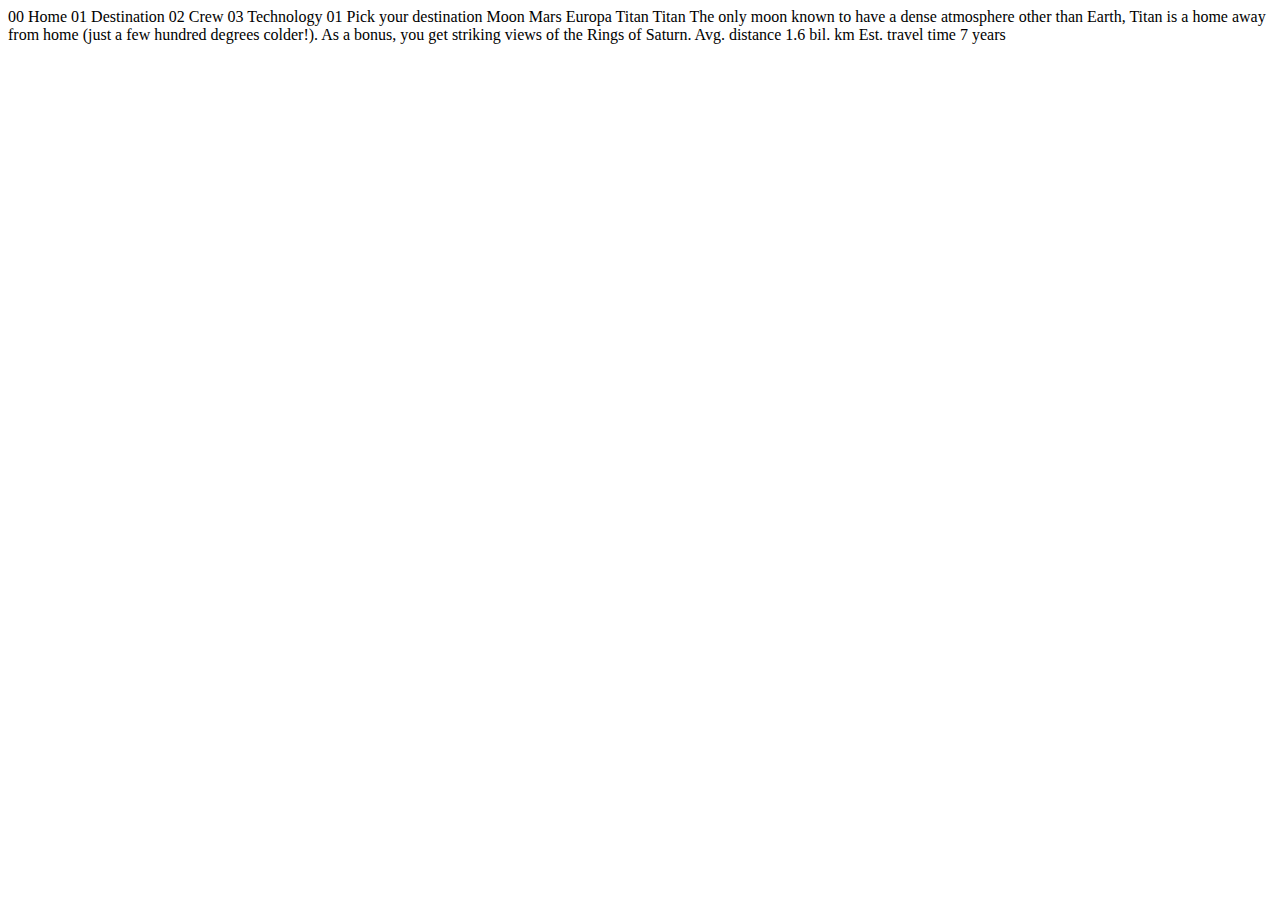
<file: starter-code/destination-titan.html>
<!DOCTYPE html>
<html lang="en">
<head>
  <meta charset="UTF-8">
  <meta name="viewport" content="width=device-width, initial-scale=1.0">

  <link rel="icon" type="image/png" sizes="32x32" href="./assets/favicon-32x32.png">
  
  <title>Frontend Mentor | Space tourism website</title>
</head>
<body>

  00 Home
  01 Destination
  02 Crew
  03 Technology

  01 Pick your destination

  Moon
  Mars
  Europa
  Titan

  Titan

  The only moon known to have a dense atmosphere other than Earth, Titan 
  is a home away from home (just a few hundred degrees colder!). As a 
  bonus, you get striking views of the Rings of Saturn.

  Avg. distance
  1.6 bil. km

  Est. travel time
  7 years
</body>
</html>
</file>
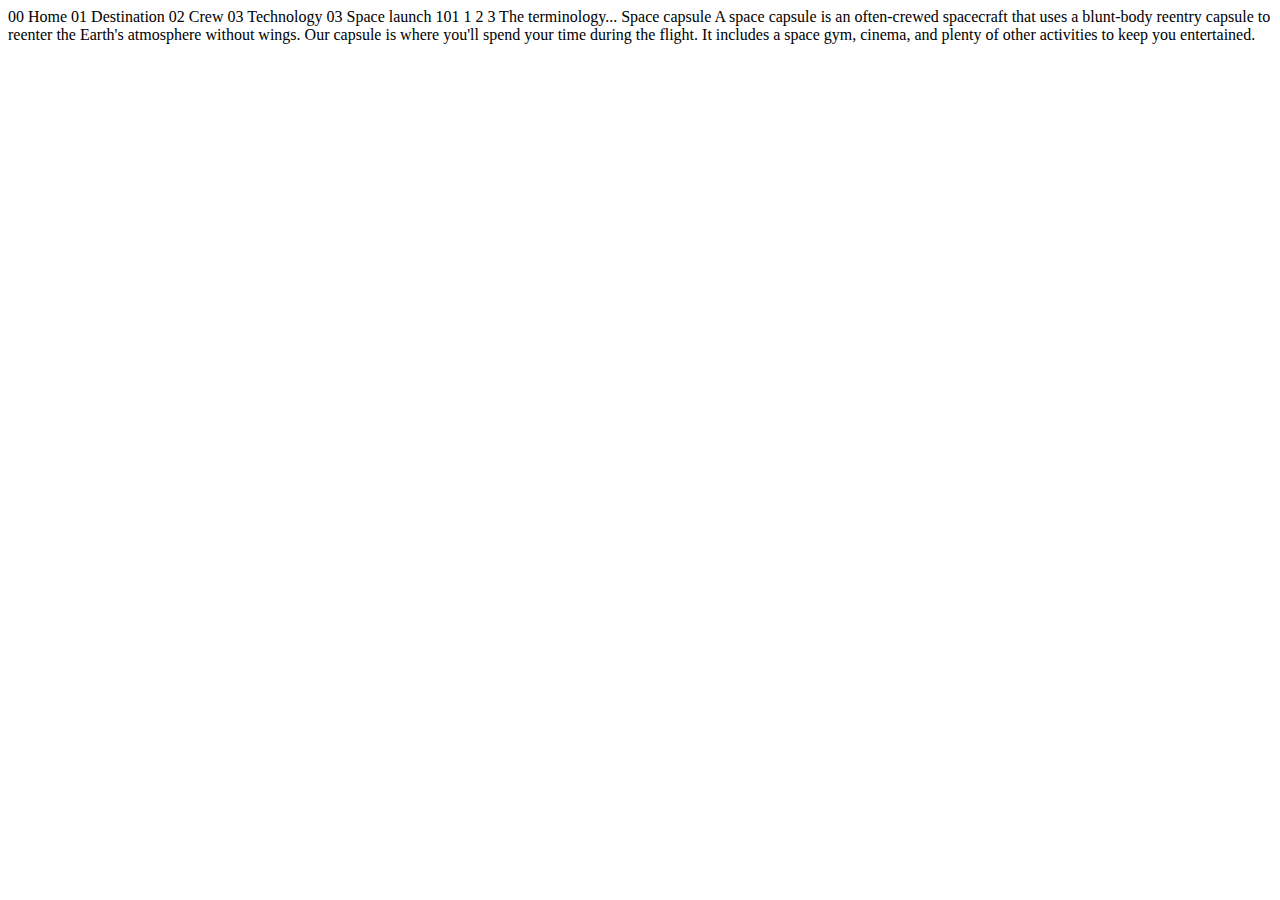
<file: starter-code/technology-capsule.html>
<!DOCTYPE html>
<html lang="en">
<head>
  <meta charset="UTF-8">
  <meta name="viewport" content="width=device-width, initial-scale=1.0">

  <link rel="icon" type="image/png" sizes="32x32" href="./assets/favicon-32x32.png">
  
  <title>Frontend Mentor | Space tourism website</title>
</head>
<body>

  00 Home
  01 Destination
  02 Crew
  03 Technology

  03 Space launch 101

  1
  2
  3

  The terminology...
  Space capsule

  A space capsule is an often-crewed spacecraft that uses a blunt-body reentry 
  capsule to reenter the Earth's atmosphere without wings. Our capsule is where 
  you'll spend your time during the flight. It includes a space gym, cinema, 
  and plenty of other activities to keep you entertained.
</body>
</html>
</file>
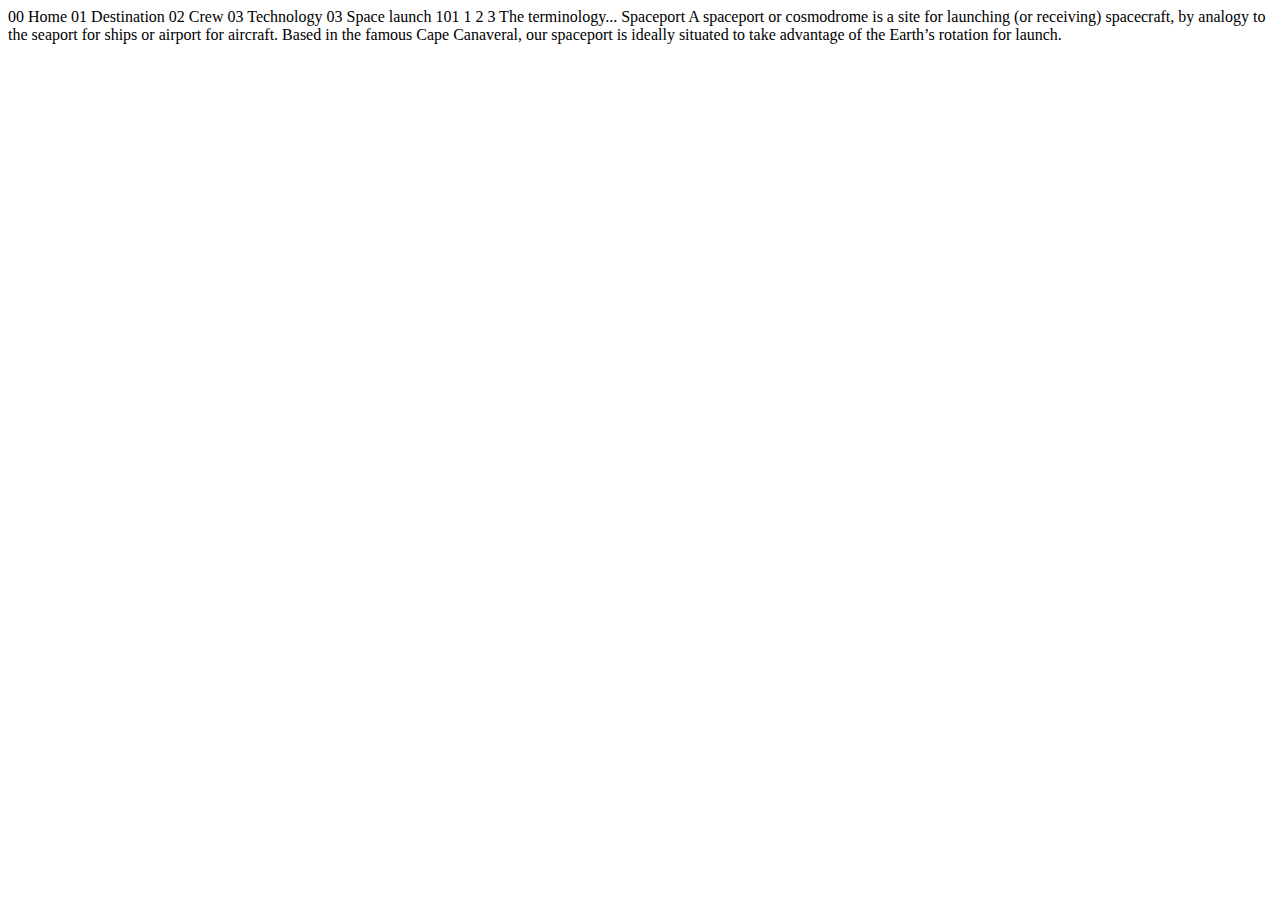
<file: starter-code/technology-spaceport.html>
<!DOCTYPE html>
<html lang="en">
<head>
  <meta charset="UTF-8">
  <meta name="viewport" content="width=device-width, initial-scale=1.0">

  <link rel="icon" type="image/png" sizes="32x32" href="./assets/favicon-32x32.png">
  
  <title>Frontend Mentor | Space tourism website</title>
</head>
<body>

  00 Home
  01 Destination
  02 Crew
  03 Technology

  03 Space launch 101

  1
  2
  3

  The terminology...
  Spaceport

  A spaceport or cosmodrome is a site for launching (or receiving) spacecraft, 
  by analogy to the seaport for ships or airport for aircraft. Based in the 
  famous Cape Canaveral, our spaceport is ideally situated to take advantage 
  of the Earth’s rotation for launch.
</body>
</html>
</file>
<file: css/style_min.css>
:root {
  --clr-dark: 230 35% 7%;
  --clr-light: 231 77% 90%;
  --clr-white: 0 0% 100%;
  --fs-900: clamp(5rem, 8vw + 1rem, 9.375rem);
  --fs-800: 3.5rem;
  --fs-700: 1.5rem;
  --fs-600: 1rem;
  --fs-500: 1rem;
  --fs-400: 0.9375rem;
  --fs-300: 1rem;
  --fs-200: 0.875rem;
  --ff-serif: "Bellefair", serif;
  --ff-sans-cond: "Barlow Condensed", sans-serif;
  --ff-sans-normal: "Barlow", sans-serif
}

@media(min-width: 35em) {
  :root {
    --fs-800: 5rem;
    --fs-700: 2.5rem;
    --fs-600: 1.5rem;
    --fs-500: 1.25rem;
    --fs-400: 1rem
  }
}

@media(min-width: 45em) {
  :root {
    --fs-800: 6.25rem;
    --fs-700: 3.5rem;
    --fs-600: 2rem;
    --fs-400: 1.125rem
  }
}

*,
*::before,
*::after {
  margin: 0;
  padding: 0;
  -webkit-box-sizing: inherit;
  box-sizing: inherit
}

html {
  -webkit-box-sizing: border-box;
  box-sizing: border-box
}

h1,
h2,
h3,
h4,
h5,
h6,
p {
  font-weight: 400
}

body {
  font-family: var(--ff-sans-normal);
  font-size: var(--fs-400);
  color: hsl(var(--clr-light));
  background-color: hsl(var(--clr-dark));
  line-height: 1.5;
  min-height: 100vh;
  display: grid;
  grid-template-rows: -webkit-min-content 1fr;
  grid-template-rows: min-content 1fr;
  overflow-x: hidden
}

img,
picture {
  max-width: 100%;
  display: block
}

[hidden] {
  display: none !important
}

input,
button,
textarea,
select {
  font: inherit
}

@media(prefers-reduced-motion: reduce) {

  *,
  *::before,
  *::after {
    -webkit-animation-duration: .01ms !important;
    animation-duration: .01ms !important;
    -webkit-animation-iteration-count: 1 !important;
    animation-iteration-count: 1 !important;
    -webkit-transition-duration: .01ms !important;
    transition-duration: .01ms !important;
    scroll-behavior: auto !important
  }
}

.flex {
  display: -webkit-box;
  display: -ms-flexbox;
  display: flex;
  gap: var(--gap, 1rem)
}

.grid {
  display: grid;
  gap: var(--gap, 1rem)
}

.d-block {
  display: block
}

.flow>*+* {
  margin-top: var(--flow-space, 1rem)
}

.flow--space-small {
  --flow-space: 0.75rem
}

.container {
  padding: 0 2rem;
  margin: 0 auto;
  max-width: 80rem
}

.sr-only {
  position: absolute;
  width: 1px;
  height: 1px;
  padding: 0;
  margin: -1px;
  overflow: hidden;
  clip: rect(0, 0, 0, 0);
  white-space: nowrap;
  border: 0
}

.skip-to-content {
  position: absolute;
  z-index: 9999;
  background: hsl(var(--clr-white));
  color: hsl(var(--clr-dark));
  padding: .5em 1em;
  margin: 0 auto;
  -webkit-transform: translateY(-100%);
  transform: translateY(-100%);
  -webkit-transition: -webkit-transform 250ms ease-in;
  transition: -webkit-transform 250ms ease-in;
  transition: transform 250ms ease-in;
  transition: transform 250ms ease-in, -webkit-transform 250ms ease-in
}

.skip-to-content:focus {
  -webkit-transform: translateY(0);
  transform: translateY(0)
}

.bg-dark {
  background-color: hsl(var(--clr-dark))
}

.bg-accent {
  background-color: hsl(var(--clr-light))
}

.bg-white {
  background-color: hsl(var(--clr-white))
}

.text-dark {
  color: hsl(var(--clr-dark))
}

.text-accent {
  color: hsl(var(--clr-light))
}

.text-white {
  color: hsl(var(--clr-white))
}

.ff-serif {
  font-family: var(--ff-serif)
}

.ff-sans-cond {
  font-family: var(--ff-sans-cond)
}

.ff-sans-normal {
  font-family: var(--ff-sans-normal)
}

.letter-spacing-1 {
  letter-spacing: 4.75px
}

.letter-spacing-2 {
  letter-spacing: 2.7px
}

.letter-spacing-3 {
  letter-spacing: 2.35px
}

.uppercase {
  text-transform: uppercase
}

.fs-900 {
  font-size: var(--fs-900)
}

.fs-800 {
  font-size: var(--fs-800)
}

.fs-700 {
  font-size: var(--fs-700)
}

.fs-600 {
  font-size: var(--fs-600)
}

.fs-500 {
  font-size: var(--fs-500)
}

.fs-400 {
  font-size: var(--fs-400)
}

.fs-300 {
  font-size: var(--fs-300)
}

.fs-200 {
  font-size: var(--fs-200)
}

.fs-900,
.fs-800,
.fs-700,
.fs-600 {
  line-height: 1.1
}

.large-button {
  font-size: 2rem;
  position: relative;
  z-index: 1;
  display: inline-grid;
  place-items: center;
  padding: 0 2em;
  border-radius: 50%;
  aspect-ratio: 1;
  text-decoration: none
}

.large-button::after {
  content: "";
  position: absolute;
  z-index: -1;
  width: 100%;
  height: 100%;
  background: hsl(var(--clr-white)/0.1);
  border-radius: 50%;
  opacity: 0;
  -webkit-transition: opacity 500ms linear, -webkit-transform 750ms ease-in-out;
  transition: opacity 500ms linear, -webkit-transform 750ms ease-in-out;
  transition: opacity 500ms linear, transform 750ms ease-in-out;
  transition: opacity 500ms linear, transform 750ms ease-in-out, -webkit-transform 750ms ease-in-out
}

.large-button:hover::after,
.large-button:focus::after {
  opacity: 1;
  -webkit-transform: scale(1.5);
  transform: scale(1.5)
}

.logo {
  margin: 1.5rem clamp(1.5rem, 5vw, 3.5rem)
}

.primary-header {
  -webkit-box-pack: justify;
  -ms-flex-pack: justify;
  justify-content: space-between;
  -webkit-box-align: center;
  -ms-flex-align: center;
  align-items: center
}

.primary-navigation {
  --gap: clamp(1.5rem, 5vw, 3.5rem);
  --underline-gap: 2rem;
  list-style: none;
  padding: 0;
  margin: 0;
  background: hsl(var(--clr-dark)/0.95)
}

.primary-navigation a {
  text-decoration: none
}

.primary-navigation a>span {
  font-weight: 700;
  margin-right: .5em
}

@supports((-webkit-backdrop-filter: blur(1.5rem)) or (backdrop-filter: blur(1.5rem))) {
  .primary-navigation {
    background: hsl(var(--clr-white)/0.05);
    -webkit-backdrop-filter: blur(1.5rem);
    backdrop-filter: blur(1.5rem)
  }
}

.mobile-nav-toggle {
  display: none
}

@media(max-width: 35rem) {
  .primary-navigation {
    --underline-gap: 0.5rem;
    position: fixed;
    z-index: 1000;
    inset: 0 0 0 30%;
    list-style: none;
    padding: min(20rem, 15vh) 2rem;
    margin: 0;
    -webkit-box-orient: vertical;
    -webkit-box-direction: normal;
    -ms-flex-direction: column;
    flex-direction: column;
    -webkit-transform: translateX(100%);
    transform: translateX(100%);
    -webkit-transition: -webkit-transform 500ms ease-in-out;
    transition: -webkit-transform 500ms ease-in-out;
    transition: transform 500ms ease-in-out;
    transition: transform 500ms ease-in-out, -webkit-transform 500ms ease-in-out
  }

  .primary-navigation[data-visible=true] {
    -webkit-transform: translateX(0);
    transform: translateX(0)
  }

  .primary-navigation.underline-indicators>.active {
    border: 0
  }

  .mobile-nav-toggle {
    display: block;
    position: absolute;
    z-index: 2000;
    right: 1rem;
    top: 2rem;
    background: transparent;
    background-image: url(../img/shared/icon-hamburger.svg);
    background-repeat: no-repeat;
    background-position: center;
    width: 1.5rem;
    aspect-ratio: 1;
    border: 0
  }

  .mobile-nav-toggle[aria-expanded=true] {
    background-image: url(../img/shared/icon-close.svg)
  }

  .mobile-nav-toggle:focus-visible {
    outline: 5px solid #fff;
    outline-offset: 5px
  }
}

@media(min-width: 35em) {
  .primary-navigation {
    padding: 0 clamp(3rem, 7vw, 7rem)
  }

  .primary-navigation--technology {
    padding: 0 5rem 0 3rem
  }
}

@media(min-width: 35em)and (max-width: 44.999em) {
  .primary-navigation a>span {
    display: none
  }
}

@media(min-width: 45em) {
  .primary-header::after {
    content: "";
    display: block;
    position: relative;
    height: 1px;
    width: 100%;
    margin-right: -2.5rem;
    background: hsl(var(--clr-white));
    -webkit-box-ordinal-group: 2;
    -ms-flex-order: 1;
    order: 1
  }

  nav {
    -webkit-box-ordinal-group: 3;
    -ms-flex-order: 2;
    order: 2
  }

  .primary-navigation {
    margin-block: 2rem
  }
}

.underline-indicators>* {
  cursor: pointer;
  padding: var(--underline-gap, 0.5rem) 0;
  border: 0;
  border-bottom: .2rem solid hsl(var(--clr-white)/0);
  background-color: transparent
}

.underline-indicators>*:hover,
.underline-indicators>*:focus {
  border-color: hsl(var(--clr-white)/0.5)
}

.underline-indicators>.active,
.underline-indicators>[aria-selected=true] {
  color: hsl(var(--clr-white)/1);
  border-color: hsl(var(--clr-white)/1)
}

.tab-list {
  --gap: 2rem
}

.dot-indicators>* {
  cursor: pointer;
  border: 0;
  border-radius: 50%;
  padding: .5em;
  background-color: hsl(var(--clr-white)/0.25)
}

.dot-indicators>*:hover,
.dot-indicators>*:focus {
  background-color: hsl(var(--clr-white)/0.5)
}

.dot-indicators>[aria-selected=true] {
  background-color: hsl(var(--clr-white)/1)
}

.number-indicators>* {
  cursor: pointer;
  border: 1px solid hsl(var(--clr-white)/0.25);
  border-radius: 50%;
  width: 3.5rem;
  height: 3.5rem;
  color: hsl(var(--clr-white));
  background-color: hsl(var(--clr-dark))
}

.number-indicators>*:hover,
.number-indicators>*:focus {
  border: 1px solid hsl(var(--clr-white))
}

.number-indicators>[aria-selected=true] {
  border: 1px solid hsl(var(--clr-white));
  color: hsl(var(--clr-dark));
  background-color: hsl(var(--clr-white)/1)
}

@media(min-width: 45em) {
  .number-indicators>* {
    width: 4.5rem;
    height: 4.5rem
  }
}

.numbered-title {
  font-family: var(--ff-sans-cond);
  font-size: var(--fs-500);
  text-transform: uppercase;
  letter-spacing: 4.72px
}

.numbered-title span {
  margin-right: .5em;
  font-weight: 700;
  color: hsl(var(--clr-white)/0.25)
}

body {
  background-size: cover;
  background-position: bottom center
}

#wiki {
  color: rgb(245, 245, 245);
  background-color: transparent;
  text-decoration: none;
}

#wiki:visited {
  color: rgb(255, 254, 254);
  background-color: transparent;
  text-decoration: none;
}

#wiki:hover {
  color: rgb(38, 40, 41);
  background-color: transparent;
}

#wiki:active {
  color: rgb(255, 255, 255);
  background-color: transparent;
}

.home {
  background-image: url(../img/home/dd-background-home-mobile.jpg)
}

@media(min-width: 35em) {
  .home {
    background-position: center center;
    background-image: url(../img/home/dd-background-home-tablet.jpg)
  }
}

@media(min-width: 45em) {
  .home {
    background-image: url(../img/home/dd-background-home-desktop.jpg)
  }
}

.destination {
  background-image: url(../img/destination/background-destination-mobile.jpg)
}

@media(min-width: 35rem) {
  .destination {
    background-position: center center;
    background-image: url(../img/destination/background-destination-tablet.jpg)
  }
}

@media(min-width: 45rem) {
  .destination {
    background-image: url(../img/destination/background-destination-desktop.jpg)
  }
}

.crew {
  background-image: url(../img/crew/background-crew-mobile.jpg)
}

@media(min-width: 35rem) {
  .crew {
    background-position: center center;
    background-image: url(../img/crew/background-crew-tablet.jpg)
  }
}

@media(min-width: 45rem) {
  .crew {
    background-image: url(../img/crew/background-entourage-desktop.jpg)
  }
}

.technology {
  background-image: url(../img/technology/background-technology-mobile.jpg)
}

@media(min-width: 35rem) {
  .technology {
    background-position: center center;
    background-image: url(../img/technology/background-technology-tablet.jpg)
  }
}

@media(min-width: 45rem) {
  .technology {
    background-image: url(../img/technology/background-technology-desktop.jpg)
  }
}

.grid-container--crew {
  --flow-space: 2rem;
  grid-template-areas: "title""image""tabs""content"
}

.grid-container--crew picture {
  grid-area: image;
  max-width: 60%;
  border-bottom: 1px solid hsl(var(--clr-white)/0.1)
}

.grid-container--crew>.dot-indicators {
  grid-area: tabs
}

.grid-container--crew>.crew-details {
  grid-area: content
}

.crew-details h2 {
  color: hsl(var(--clr-white)/0.5)
}

@media(min-width: 35em) {
  .numbered-title {
    justify-self: start;
    margin-top: 2rem
  }

  .destination-meta {
    -webkit-box-orient: horizontal;
    -webkit-box-direction: normal;
    -ms-flex-direction: row;
    flex-direction: row;
    -webkit-box-pack: space-evenly;
    -ms-flex-pack: space-evenly;
    justify-content: space-evenly
  }

  .grid-container--crew {
    padding-bottom: 0;
    grid-template-areas: "title""content""tabs""image"
  }
}

@media(min-width: 45em) {
  .grid-container {
    text-align: left;
    -webkit-column-gap: var(--container-gap, 2rem);
    -moz-column-gap: var(--container-gap, 2rem);
    column-gap: var(--container-gap, 2rem);
    grid-template-columns: minmax(1rem, 1fr) repeat(2, minmax(0, 30rem)) minmax(1rem, 1fr)
  }

  .grid-container--home {
    padding-bottom: max(6rem, 20vh);
    -webkit-box-align: end;
    -ms-flex-align: end;
    align-items: end
  }

  .grid-container--home>*:first-child {
    grid-column: 2
  }

  .grid-container--home>*:last-child {
    grid-column: 3
  }

  .grid-container--destination {
    justify-items: start;
    -ms-flex-line-pack: start;
    align-content: start;
    grid-template-areas: ". title title ."". image tabs ."". image content ."
  }

  .grid-container--destination>picture {
    max-width: 90%;
  }

  .destination-meta {
    --gap: min(6vw, 6rem);
    -webkit-box-pack: start;
    -ms-flex-pack: start;
    justify-content: start
  }

  .grid-container--crew {
    grid-template-columns: minmax(1rem, 1fr) minmax(0, 37rem) minmax(0, 23rem) minmax(1rem, 1fr);
    justify-items: start;
    grid-template-areas: ". title title ."". content image ."". tabs image ."
  }

  .grid-container--crew>.dot-indicators {
    justify-self: start;
    -ms-flex-item-align: start;
    align-self: start
  }

  .grid-container--crew>picture {
    grid-column: span 2;
    /* align-self: end; */
    max-width: 90%
  }
}

.grid-container {
  display: grid;
  text-align: center;
  place-items: center;
  padding: 0 1rem;
  padding-bottom: 4rem
}

.grid-container p:not([class]) {
  max-width: 50ch
}

.numbered-title {
  grid-area: title
}

.grid-container--destination {
  --flow-space: 2rem;
  grid-template-areas: "title""image""tabs""content"
}

.grid-container--destination picture {
  grid-area: image;
  max-width: 60%;
  /* align-self: start */
}

.grid-container--destination>.tab-list {
  grid-area: tabs
}

.grid-container--destination>.destination-info {
  grid-area: content
}

.destination-meta {
  -webkit-box-orient: vertical;
  -webkit-box-direction: normal;
  -ms-flex-direction: column;
  flex-direction: column;
  border-top: 1px solid hsl(var(--clr-white)/0.1);
  padding-top: 2.5rem;
  margin-top: 2.5rem
}

.destination-meta p {
  font-size: 1.75rem
}

@media(min-width: 35em) {
  .numbered-title {
    justify-self: start;
    margin-top: 2rem
  }

  .destination-meta {
    -webkit-box-orient: horizontal;
    -webkit-box-direction: normal;
    -ms-flex-direction: row;
    flex-direction: row;
    -webkit-box-pack: space-evenly;
    -ms-flex-pack: space-evenly;
    justify-content: space-evenly
  }
}

@media(min-width: 45em) {
  .grid-container {
    text-align: left;
    -webkit-column-gap: var(--container-gap, 2rem);
    -moz-column-gap: var(--container-gap, 2rem);
    column-gap: var(--container-gap, 2rem);
    grid-template-columns: minmax(1rem, 1fr) repeat(2, minmax(0, 40rem)) minmax(1rem, 1fr)
  }

  .grid-container--home {
    padding-bottom: max(6rem, 20vh);
    -webkit-box-align: end;
    -ms-flex-align: end;
    align-items: end
  }

  .grid-container--home>*:first-child {
    grid-column: 2
  }

  .grid-container-->*:last-child {
    grid-column: 3
  }

  .grid-container--destination {
    justify-items: start;
    -ms-flex-line-pack: start;
    align-content: start;
    grid-template-areas: ". title title ."". image tabs ."". image content ."
  }

  .grid-container--destination picture {
    max-width: 90%
  }

  .destination-meta {
    --gap: min(6vw, 6rem);
    -webkit-box-pack: start;
    -ms-flex-pack: start;
    justify-content: start
  }
}

.grid-container--technology {
  --flow-space: 2rem;
  padding: 0;
  grid-template-areas: "title""image""tabs""content"
}

.grid-container--technology picture {
  grid-area: image;
  max-width: 100%;
  border-bottom: 1px solid hsl(var(--clr-white)/0.1)
}

.grid-container--technology>.number-indicators {
  grid-area: tabs
}

.technology-details {
  padding: 0 1rem
}

.grid-container--technology>.technology-details {
  grid-area: content
}

.technology-details h2 {
  color: hsl(var(--clr-white)/0.5)
}

@media(min-width: 35em) {
  .numbered-title {
    justify-self: start;
    margin-top: 2rem
  }

  .destination-meta {
    -webkit-box-orient: horizontal;
    -webkit-box-direction: normal;
    -ms-flex-direction: row;
    flex-direction: row;
    -webkit-box-pack: space-evenly;
    -ms-flex-pack: space-evenly;
    justify-content: space-evenly
  }

  .grid-container--technology {
    padding-bottom: 0;
    grid-template-areas: "title""content""tabs""image"
  }
}

@media(min-width: 45em) {
  .grid-container {
    text-align: left;
    -webkit-column-gap: var(--container-gap, 3rem);
    -moz-column-gap: var(--container-gap, 3rem);
    column-gap: var(--container-gap, 3rem);
    grid-template-columns: minmax(1rem, 1fr) repeat(2, minmax(0, 30rem)) minmax(1rem, 1fr)
  }

  .grid-container--home {
    padding-bottom: max(6rem, 20vh);
    -webkit-box-align: end;
    -ms-flex-align: end;
    align-items: end
  }

  .grid-container--home>*:first-child {
    grid-column: 2
  }

  .grid-container--home>*:last-child {
    grid-column: 3
  }

  .grid-container--destination {
    justify-items: start;
    -ms-flex-line-pack: start;
    align-content: start;
    grid-template-areas: ". title title ."". image tabs ."". image content ."
  }

  .grid-container--destination>picture {
    max-width: 90%
  }

  .destination-meta {
    --gap: min(6vw, 6rem);
    -webkit-box-pack: start;
    -ms-flex-pack: start;
    justify-content: start
  }

  .grid-container--technology {
    padding: 0 clamp(1.5rem, 5vw, 3.5rem);
    grid-template-columns: minmax(5rem, 1fr) minmax(0, 37rem) minmax(0, 23rem) minmax(1rem, 1fr);
    justify-items: start;
    grid-template-areas: ". title title .""tabs content image image"". . . ."
  }

  .grid-container--technology>.number-indicators {
    -webkit-box-orient: vertical;
    -webkit-box-direction: normal;
    -ms-flex-direction: column;
    flex-direction: column;
    justify-self: center
  }

  .grid-container--technology>picture {
    grid-column: 3/-1;
    max-width: 100%
  }
}
</file>
